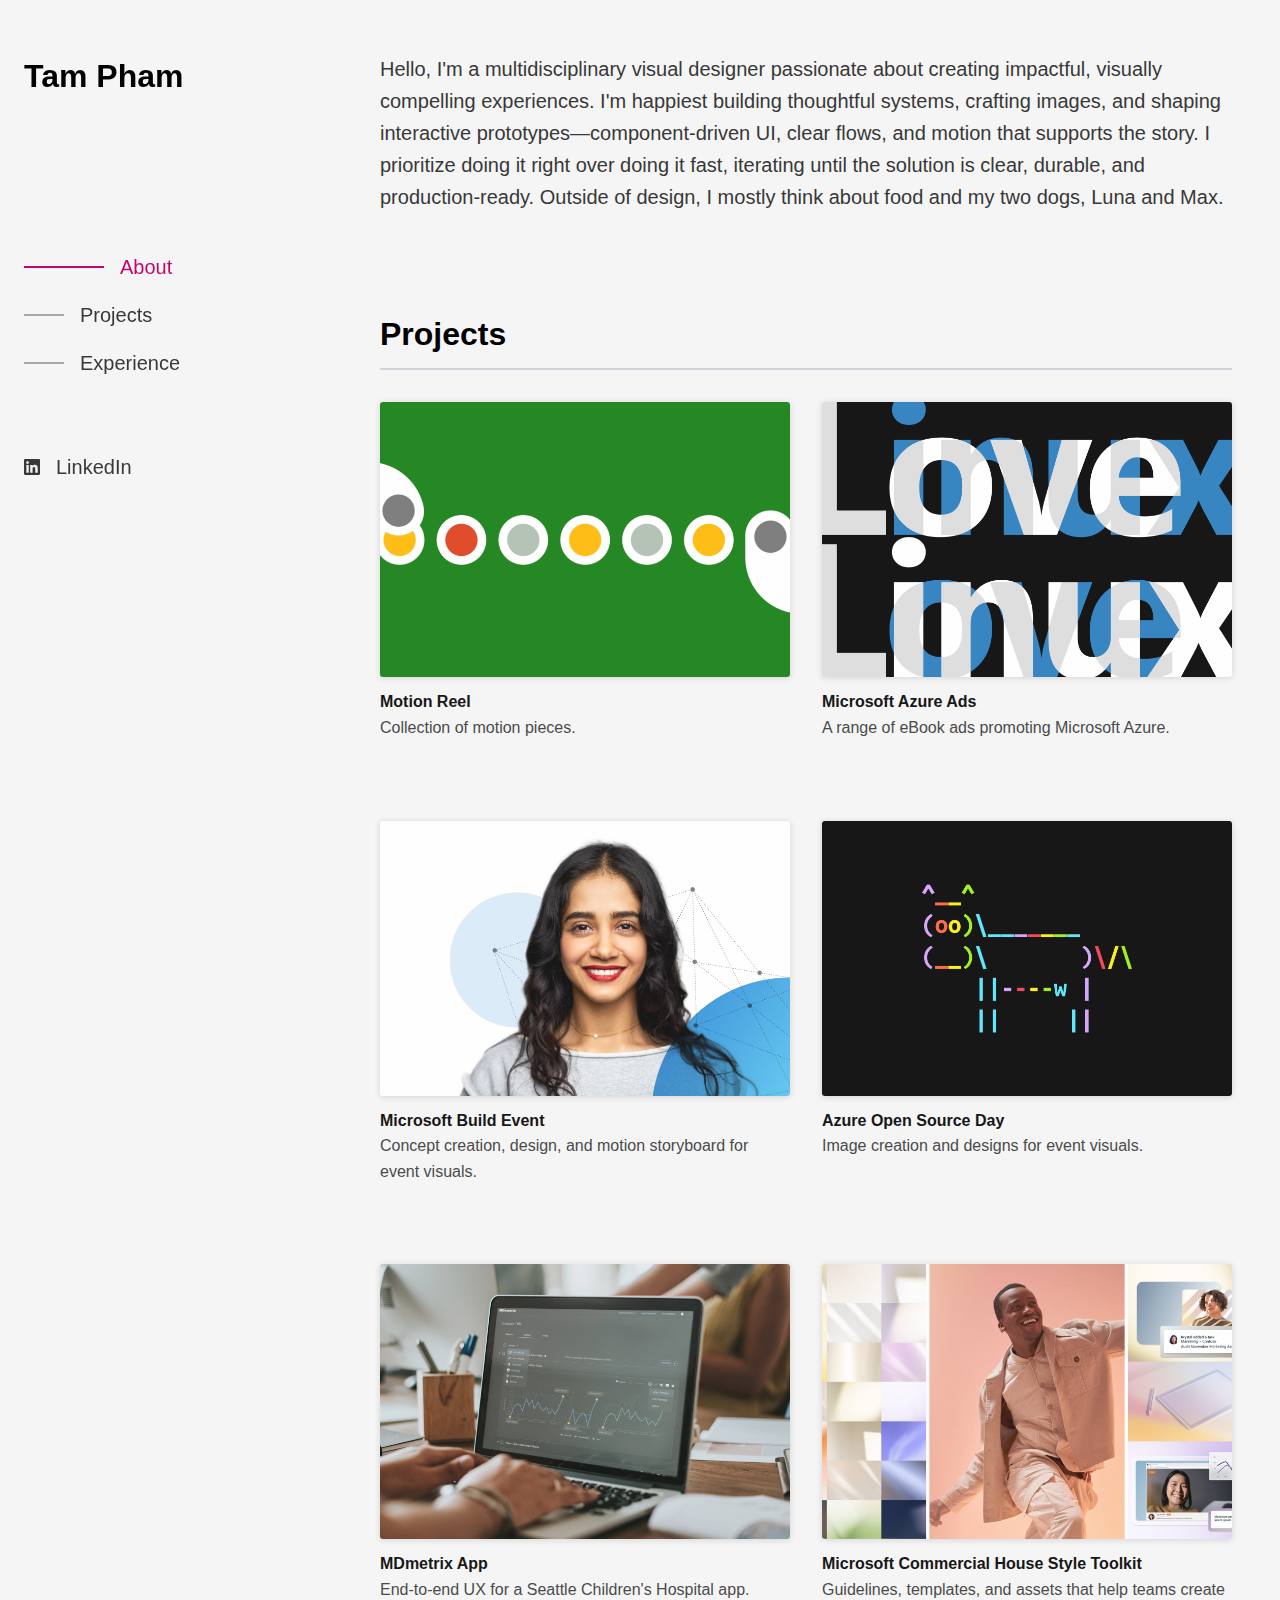
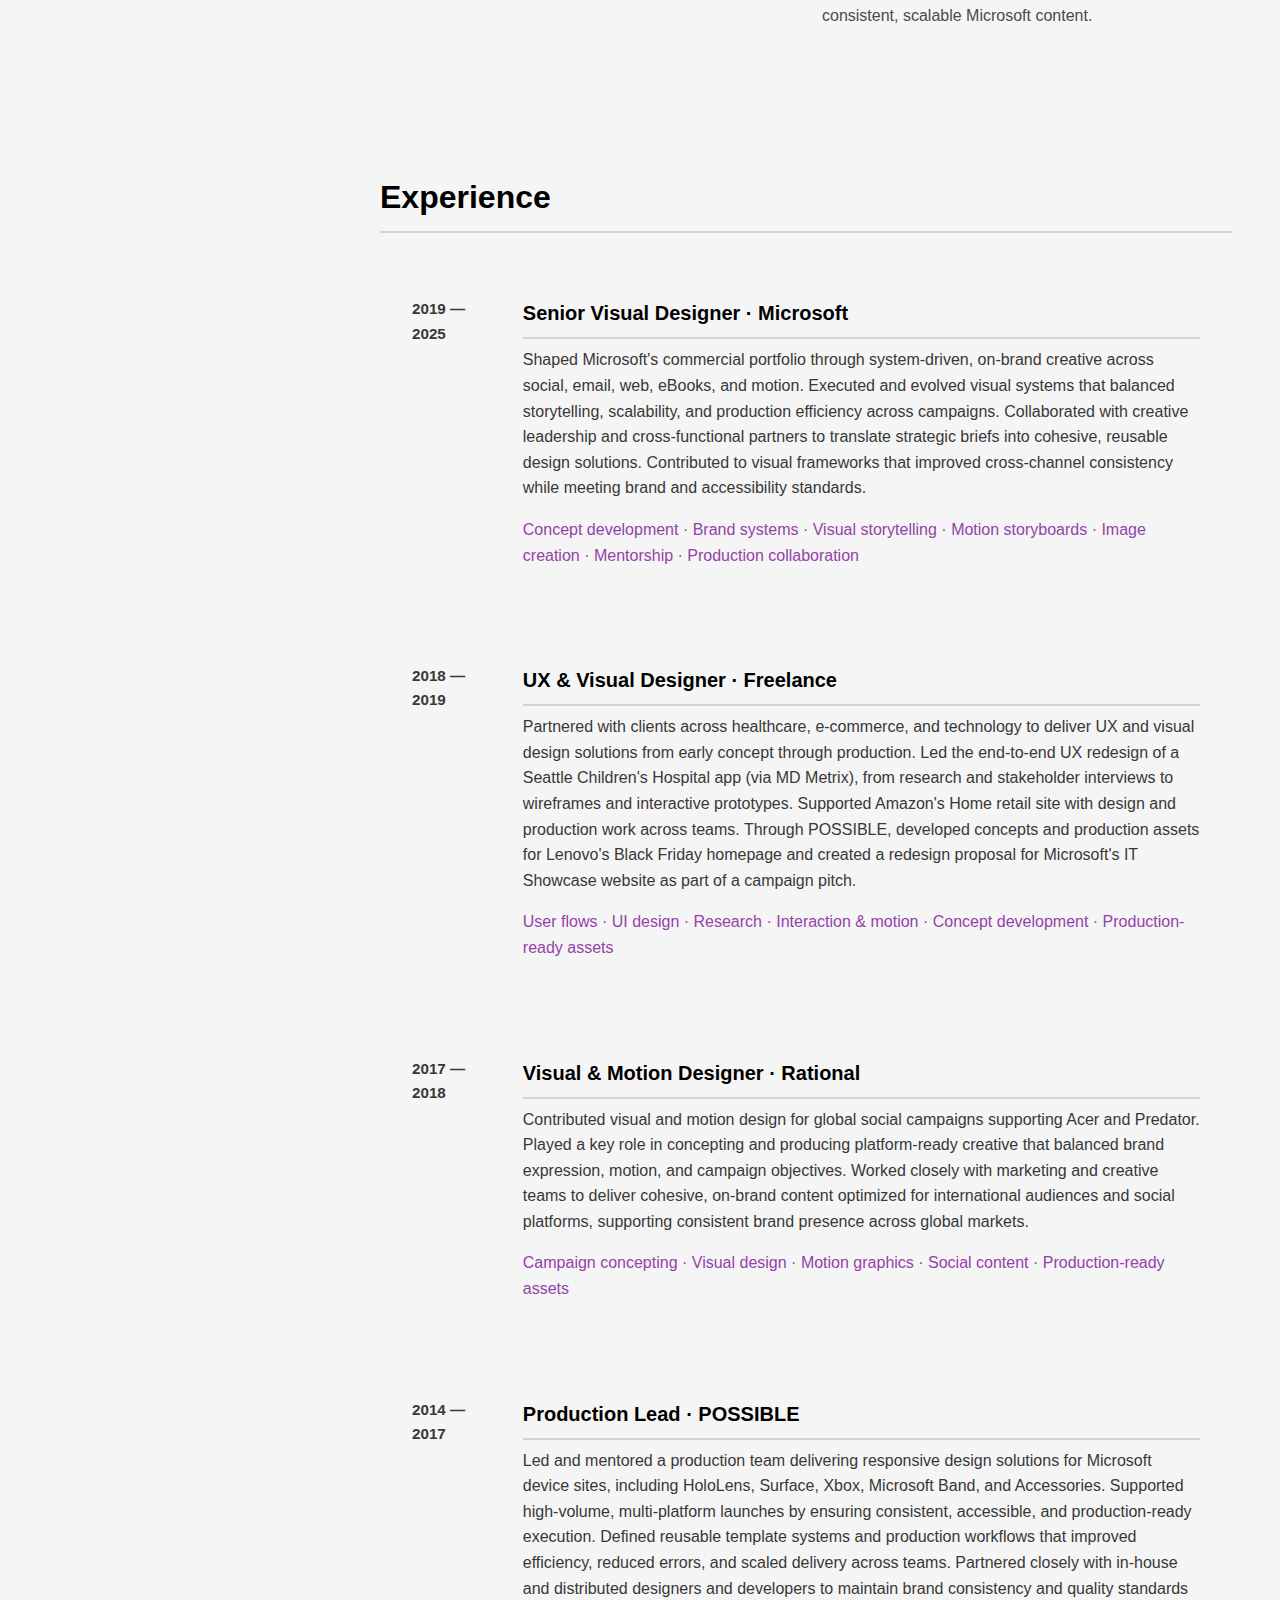
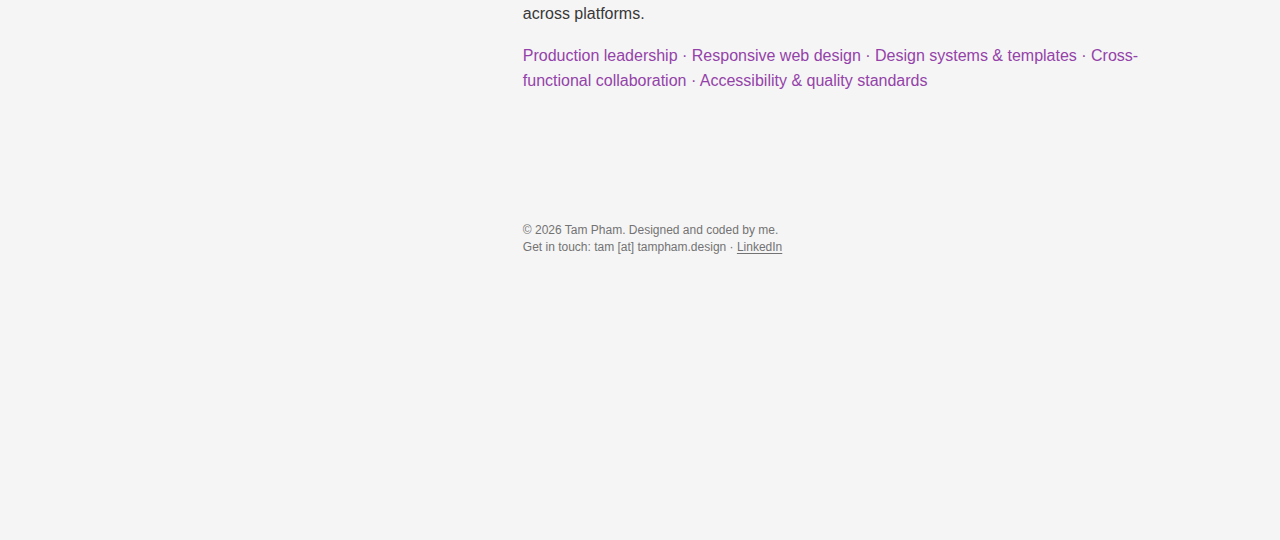
<file: index.html>
<!DOCTYPE html>
<html lang="en">

  <head>
  <meta name="viewport" content="width=device-width,initial-scale=1" />
  <title>Tam Pham — Portfolio</title>
  <!-- Your stylesheet -->
  <link rel="stylesheet" href="./css/style.css">
</head>
  </head>
    
  <body>
  <div class="page-layout">
  <aside class="sidebar">
    <div class="sidebar-inner">
    <h1 class="logo"><a href="index.html">Tam Pham</a></h1>

      <!-- Hamburger button -->
      <button class="menu-toggle" aria-controls="site-nav" aria-expanded="false">
        <svg width="28" height="28" viewBox="0 0 24 24" aria-hidden="true">
          <rect x="3" y="6" width="18" height="2" rx="1"></rect>
          <rect x="3" y="11" width="18" height="2" rx="1"></rect>
          <rect x="3" y="16" width="18" height="2" rx="1"></rect>
        </svg>
      </button>

     <nav id="site-nav">
       <ul>
          <li><a href="#about">About</a></li>
          <li><a href="#projects">Projects</a></li>
          <li><a href="#experience">Experience</a></li>
       </ul>
<a href="https://www.linkedin.com/in/tam-pham-i-am"
  class="nav-linkedin"
  target="_blank"
  rel="noopener noreferrer"
>
  <svg
    class="icon-linkedin"
    xmlns="http://www.w3.org/2000/svg"
    viewBox="0 0 24 24"
    aria-hidden="true"
  >
    <path
      d="M20.45 20.45h-3.56v-5.57c0-1.33-.03-3.05-1.86-3.05-1.86 
         0-2.15 1.45-2.15 2.95v5.67H9.32V9h3.41v1.56h.05c.48-.9 
         1.66-1.86 3.42-1.86 3.66 0 4.34 2.41 4.34 5.54v6.21zM5.34 
         7.43a2.07 2.07 0 11-.01-4.14 2.07 2.07 0 01.01 4.14zm1.78 
         13.02H3.56V9h3.56v11.45zM22.22 0H1.78C.8 0 0 .78 0 1.72v20.55C0 
         23.22.8 24 1.78 24h20.44c.98 0 1.78-.78 1.78-1.73V1.72C24 
         .78 23.2 0 22.22 0z"
      fill="currentColor"
    />
  </svg>
  LinkedIn
</a>


     </nav>
     </div>
    </aside>

    <main>
    <section id="about" class="section">
      <p>Hello, I'm a multidisciplinary visual designer passionate about creating impactful, visually compelling experiences. 
        I'm happiest building thoughtful systems, crafting images, and shaping interactive prototypes—component-driven UI, 
        clear flows, and motion that supports the story. I prioritize doing it right over doing it fast, iterating until 
        the solution is clear, durable, and production-ready. Outside of design, I mostly think about food and my two dogs, Luna and Max.</p>
      </section>

      <section id="projects" class="section">
        <h2>Projects</h2>
        <div class="project-grid">

          <a href="./project_motion_reel.html" class="project-card">
          <img src="./assets/MotionReel_cover.png" alt="Motion Reel">
          <h4>Motion Reel</h4>
          <p>Collection of motion pieces.</p>
          </a>
          
          <a href="./project_ms_azure_ads.html" class="project-card">
          <img src="./assets/AZ_EbookAdInserts_covermain.png" alt="Microsoft Azure Ads">
          <h4>Microsoft Azure Ads</h4>
          <p>A range of eBook ads promoting Microsoft Azure.</p>
          </a>
          
          <a href="./project_ms_build.html" class="project-card">
          <img src="./assets/AZ_Build_cover.png" alt="Microsoft Build — Responsible Machine Learning">
          <h4>Microsoft Build Event</h4>
          <p>Concept creation, design, and motion storyboard for event visuals.</p>
          </a>

          <a href="./project_ms_azopensource.html" class="project-card">
          <img src="./assets/AzureOpenSourceDay_cover.png" alt="Azure Open Source Day">
          <h4>Azure Open Source Day</h4>
          <p>Image creation and designs for event visuals.</p>
          </a>
          
          <a href="./project_mdmetrix.html" class="project-card">
          <img src="./assets/Mdmetrix_cover.jpg" alt="MDmetrix App">
          <h4>MDmetrix App</h4>
          <p>End-to-end UX for a Seattle Children's Hospital app.</p>
          </a>
          
          <a href="./project_ms_housestylekit.html" class="project-card">
          <img src="./assets/MS_CommercialHST_cover.jpg" alt="MS Commercial House Style Toolkit">
          <h4>Microsoft Commercial House Style Toolkit</h4>
          <p>Guidelines, templates, and assets that help teams create consistent, scalable Microsoft content.</p>
          </a>
          
          
        </div>
      </section>

      <!-- EXPERIENCE -->
      <section id="experience" class="section">
        <h2>Experience</h2>

        <div class="experience-card">
          <div class="experience-date">
            <span>2019 — 2025</span>
          </div>
          <div class="experience-details">
            <h3>Senior Visual Designer · Microsoft</h3>
            <p>
              Shaped Microsoft's commercial portfolio through system-driven, on-brand
creative across social, email, web, eBooks, and motion. Executed and
evolved visual systems that balanced storytelling, scalability, and
production efficiency across campaigns. Collaborated with creative
leadership and cross-functional partners to translate strategic briefs into
cohesive, reusable design solutions. Contributed to visual frameworks that
improved cross-channel consistency while meeting brand and accessibility
standards.
            </p>
            <ul class="skills">
            <li>Concept development · Brand systems · Visual storytelling · Motion storyboards · Image creation · Mentorship · Production collaboration</li>
            </ul>
            </div>
        </div>

        <div class="experience-card">
          <div class="experience-date">
            <span>2018 — 2019</span>
          </div>
          <div class="experience-details">
            <h3>UX &amp; Visual Designer · Freelance</h3>
            <p>
              Partnered with clients across healthcare, e-commerce, and technology to deliver 
              UX and visual design solutions from early concept through production. 
              Led the end-to-end UX redesign of a Seattle Children's Hospital app (via MD Metrix), 
              from research and stakeholder interviews to wireframes and interactive prototypes. 
              Supported Amazon's Home retail site with design and production work across teams. 
              Through POSSIBLE, developed concepts and production assets for Lenovo's Black 
              Friday homepage and created a redesign proposal for Microsoft's IT Showcase website as part of a campaign pitch.</p>
            <ul class="skills">
              <li>User flows · UI design · Research · Interaction & motion · Concept development · Production-ready assets</li>
            </ul>
            </div>
        </div>

        <div class="experience-card">
          <div class="experience-date">
            <span>2017 — 2018</span>
          </div>
          <div class="experience-details">
            <h3>Visual &amp; Motion Designer · Rational</h3>
            <p>
            Contributed visual and motion design for global social campaigns supporting Acer and Predator. 
            Played a key role in concepting and producing platform-ready creative that balanced brand expression, 
            motion, and campaign objectives. Worked closely with marketing and creative teams to deliver cohesive, 
            on-brand content optimized for international audiences and social platforms, supporting consistent 
            brand presence across global markets.
            </p>
            <ul class="skills">
              <li>Campaign concepting · Visual design · Motion graphics · Social content · Production-ready assets</li>
            </ul>
          </div>
        </div>
        
                <div class="experience-card">
          <div class="experience-date">
            <span>2014 — 2017</span>
          </div>
          <div class="experience-details">
            <h3>Production Lead · POSSIBLE</h3>
            <p>
             Led and mentored a production team delivering responsive design solutions for Microsoft device sites, 
             including HoloLens, Surface, Xbox, Microsoft Band, and Accessories. Supported high-volume, multi-platform 
             launches by ensuring consistent, accessible, and production-ready execution. Defined reusable template 
             systems and production workflows that improved efficiency, reduced errors, and scaled delivery across 
             teams. Partnered closely with in-house and distributed designers and developers to maintain brand 
             consistency and quality standards across platforms.
            </p>
            <ul class="skills">
              <li>Production leadership · Responsive web design · Design systems & templates · Cross-functional collaboration · Accessibility & quality standards</li>
            </ul>

            <footer class="footnote">
    © 2026 Tam Pham. Designed and coded by me. <br>
    Get in touch: tam [at] tampham.design · <a href="https://www.linkedin.com/in/tam-pham-i-am" target="_blank" rel="noopener noreferrer">LinkedIn</a>
    </footer>
          </div>
        </div>
      </section>

    </main>

  </div>

<!-- JS at the very end so the DOM is loaded -->
<script>
  // ===== Cache DOM refs =====
  const sections   = document.querySelectorAll('section');
  const siteNav    = document.getElementById('site-nav');
  const menuToggle = document.querySelector('.menu-toggle');
  const navTopLinks = siteNav.querySelectorAll('ul > li > a'); // About, Projects, Experience

  // ===== Scroll handler: set active link =====
  function setActiveOnScroll() {
    let current = '';
    const offset = 120; // adjust if header height changes

    sections.forEach(section => {
      const sectionTop = section.offsetTop - offset;
      if (window.scrollY >= sectionTop) current = section.id;
    });

    navTopLinks.forEach(link => {
      link.classList.toggle('active', link.getAttribute('href') === `#${current}`);
    });
  }

  window.addEventListener('scroll', setActiveOnScroll, { passive: true });
  document.addEventListener('DOMContentLoaded', setActiveOnScroll);

  // ===== Mobile hamburger =====
  menuToggle.addEventListener('click', () => {
    siteNav.classList.toggle('active');
    const expanded = menuToggle.getAttribute('aria-expanded') === 'true';
    menuToggle.setAttribute('aria-expanded', String(!expanded));
  });

  // Close menu after clicking a nav item (mobile)
  siteNav.querySelectorAll('a[href^="#"]').forEach(a => {
    a.addEventListener('click', () => {
      siteNav.classList.remove('active');
      menuToggle.setAttribute('aria-expanded', 'false');
    });
  });
</script>
    
  </body>
  
</html>
</file>
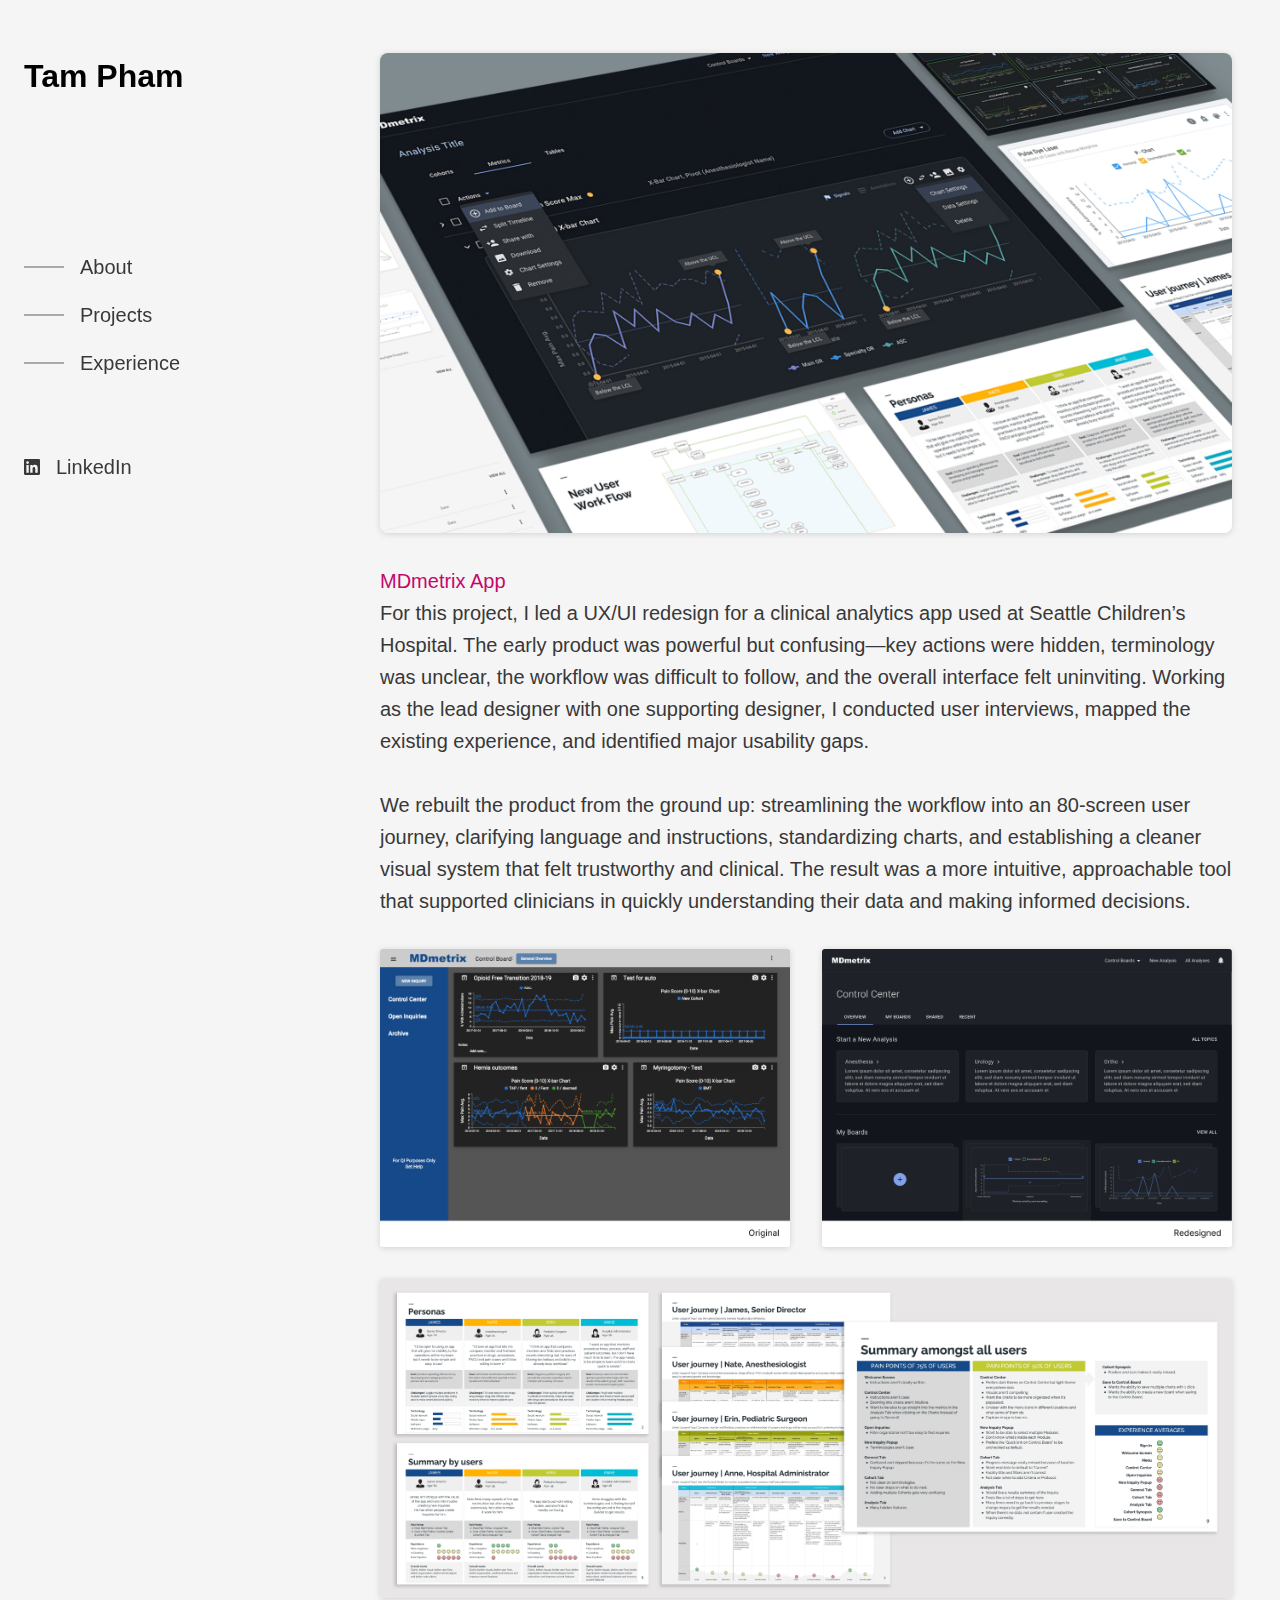
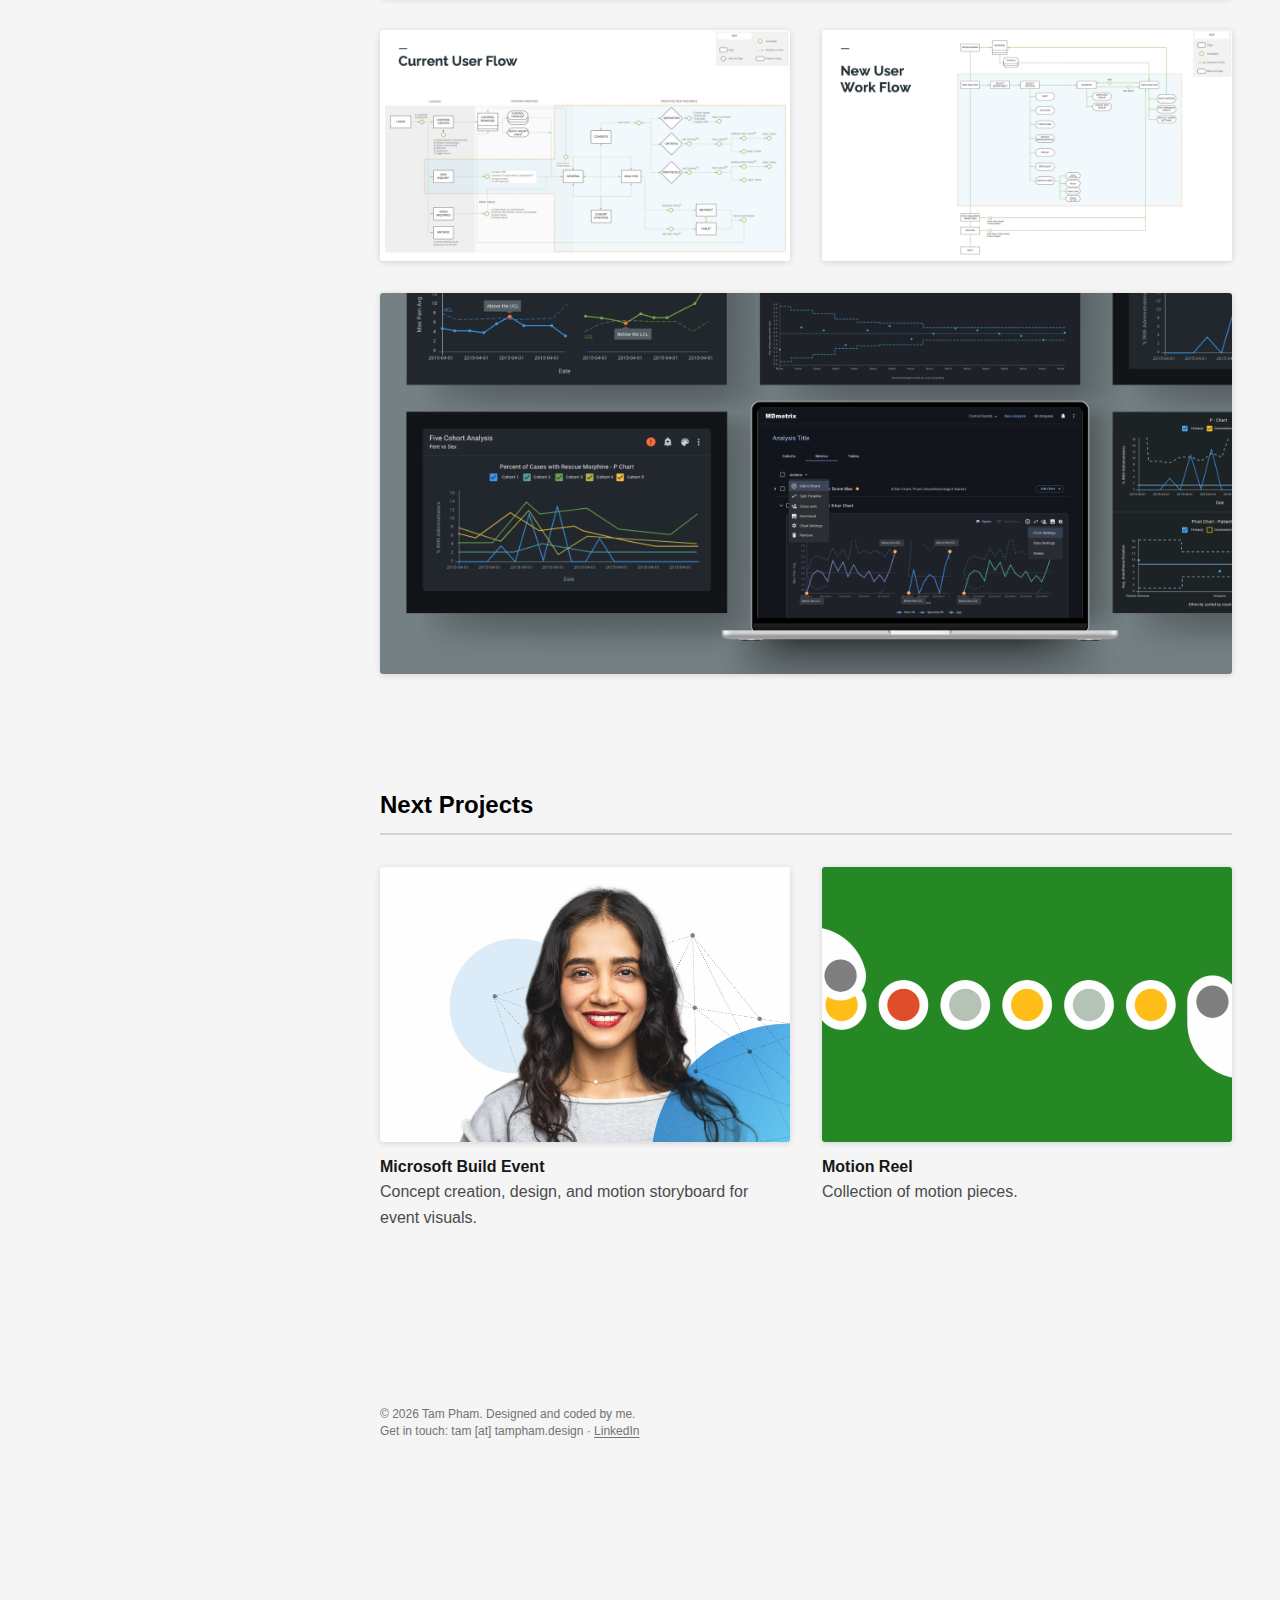
<file: project_mdmetrix.html>
<!DOCTYPE html>
<html lang="en">

  <head>
    <meta name="viewport" content="width=device-width,initial-scale=1" />
    <title>Tam Pham — Portfolio</title>
    <!-- Your stylesheet -->
    <link rel="stylesheet" href="./css/style.css">
  </head>

  <body>
    <div class="page-layout">
      <aside class="sidebar">
        <div class="sidebar-inner">
          <h1 class="logo"><a href="index.html">Tam Pham</a></h1>

          <!-- Hamburger button -->
          <button class="menu-toggle" aria-controls="site-nav" aria-expanded="false">
            <svg width="28" height="28" viewBox="0 0 24 24" aria-hidden="true">
              <rect x="3" y="6" width="18" height="2" rx="1"></rect>
              <rect x="3" y="11" width="18" height="2" rx="1"></rect>
              <rect x="3" y="16" width="18" height="2" rx="1"></rect>
            </svg>
          </button>

          <nav id="site-nav">
            <ul>
              <li><a href="./index.html#about">About</a></li>
              <li><a href="./index.html#projects">Projects</a></li>
              <li><a href="./index.html#experience">Experience</a></li>
            </ul>
            <a href="https://www.linkedin.com/in/tam-pham-i-am"
  class="nav-linkedin"
  target="_blank"
  rel="noopener noreferrer"
>
  <svg
    class="icon-linkedin"
    xmlns="http://www.w3.org/2000/svg"
    viewBox="0 0 24 24"
    aria-hidden="true"
  >
    <path
      d="M20.45 20.45h-3.56v-5.57c0-1.33-.03-3.05-1.86-3.05-1.86 
         0-2.15 1.45-2.15 2.95v5.67H9.32V9h3.41v1.56h.05c.48-.9 
         1.66-1.86 3.42-1.86 3.66 0 4.34 2.41 4.34 5.54v6.21zM5.34 
         7.43a2.07 2.07 0 11-.01-4.14 2.07 2.07 0 01.01 4.14zm1.78 
         13.02H3.56V9h3.56v11.45zM22.22 0H1.78C.8 0 0 .78 0 1.72v20.55C0 
         23.22.8 24 1.78 24h20.44c.98 0 1.78-.78 1.78-1.73V1.72C24 
         .78 23.2 0 22.22 0z"
      fill="currentColor"
    />
  </svg>
  LinkedIn
</a>
          </nav>
        </div>
      </aside>

      <main class="content">
        <figure class="project-hero">
          <img src="./assets/MDmetrix_mockup1.jpg" alt="MDmetrix App hero image">
        </figure>
        <p><span class="highlight">MDmetrix App</span><br>
          For this project, I led a UX/UI redesign for a clinical analytics app used at Seattle Children’s 
          Hospital. The early product was powerful but confusing—key actions were hidden, terminology was unclear, 
          the workflow was difficult to follow, and the overall interface felt uninviting. Working as the lead 
          designer with one supporting designer, I conducted user interviews, mapped the existing experience, 
          and identified major usability gaps.
          <br><br>
          We rebuilt the product from the ground up: streamlining the workflow into an 80-screen user journey, 
          clarifying language and instructions, standardizing charts, and establishing a cleaner visual system 
          that felt trustworthy and clinical. The result was a more intuitive, approachable tool that supported 
          clinicians in quickly understanding their data and making informed decisions.
        </p>

        <section class="project-masonry">
          <figure class="m-item">
            <img src="./assets/MDmetrix_mockup2a.png" alt="..." loading="lazy">
          </figure>

          <figure class="m-item">
            <img src="./assets/MDmetrix_mockup2b.png" alt="..." loading="lazy">
          </figure>

          <figure class="m-item wide">
            <img src="./assets/MDmetrix_mockup2c.png" alt="..." loading="lazy">
          </figure>

          <figure class="m-item">
            <img src="./assets/MDmetrix_userflow_old.png" alt="..." loading="lazy">
          </figure>

          <figure class="m-item">
            <img src="./assets/MDmetrix_userflow_new.png" alt="..." loading="lazy">
          </figure>

          <figure class="m-item wide">
            <img src="./assets/MDmetrix_mockup2d.png" alt="..." loading="lazy">
          </figure>

        </section>

        <section id="projects" class="section">
          <h3>Next Projects</h3>
          <div class="project-grid">

          <a href="./project_ms_build.html" class="project-card">
          <img src="./assets/AZ_Build_cover.png" alt="Microsoft Build — Responsible Machine Learning">
          <h4>Microsoft Build Event</h4>
          <p>Concept creation, design, and motion storyboard for event visuals.</p>
          </a>

          <a href="./project_motion_reel.html" class="project-card">
          <img src="./assets/MotionReel_cover.png" alt="Motion Reel">
          <h4>Motion Reel</h4>
          <p>Collection of motion pieces.</p>
          </a>

          </div>
        </section>
        <footer class="footnote">
        <div>© 2026 Tam Pham. Designed and coded by me.</div>

        <div class="contact">
        Get in touch: tam [at] tampham.design ·
        <a href="https://www.linkedin.com/in/tam-pham-i-am" target="_blank" rel="noopener noreferrer">LinkedIn</a>
        </div>
        </footer>

      </main>
    </div>

    <!-- JS at the very end so the DOM is loaded -->
    <script>
      // ===== Cache DOM refs =====
      const sections = document.querySelectorAll('section');
      const siteNav = document.getElementById('site-nav');
      const menuToggle = document.querySelector('.menu-toggle');
      const navTopLinks = siteNav.querySelectorAll('ul > li > a'); // About, Projects, Experience

      // ===== Scroll handler: set active link =====
      function setActiveOnScroll() {
        let current = '';
        const offset = 120; // adjust if header height changes

        sections.forEach(section => {
          const sectionTop = section.offsetTop - offset;
          if (window.scrollY >= sectionTop) current = section.id;
        });

        navTopLinks.forEach(link => {
          link.classList.toggle('active', link.getAttribute('href') === `#${current}`);
        });
      }

      window.addEventListener('scroll', setActiveOnScroll, { passive: true });
      document.addEventListener('DOMContentLoaded', setActiveOnScroll);

      // ===== Mobile hamburger =====
      menuToggle.addEventListener('click', () => {
        siteNav.classList.toggle('active');
        const expanded = menuToggle.getAttribute('aria-expanded') === 'true';
        menuToggle.setAttribute('aria-expanded', String(!expanded));
      });

      // Close menu after clicking a nav item (mobile)
      siteNav.querySelectorAll('a[href^="#"]').forEach(a => {
        a.addEventListener('click', () => {
          siteNav.classList.remove('active');
          menuToggle.setAttribute('aria-expanded', 'false');
        });
      });
    </script>

  </body>

</html>
</file>
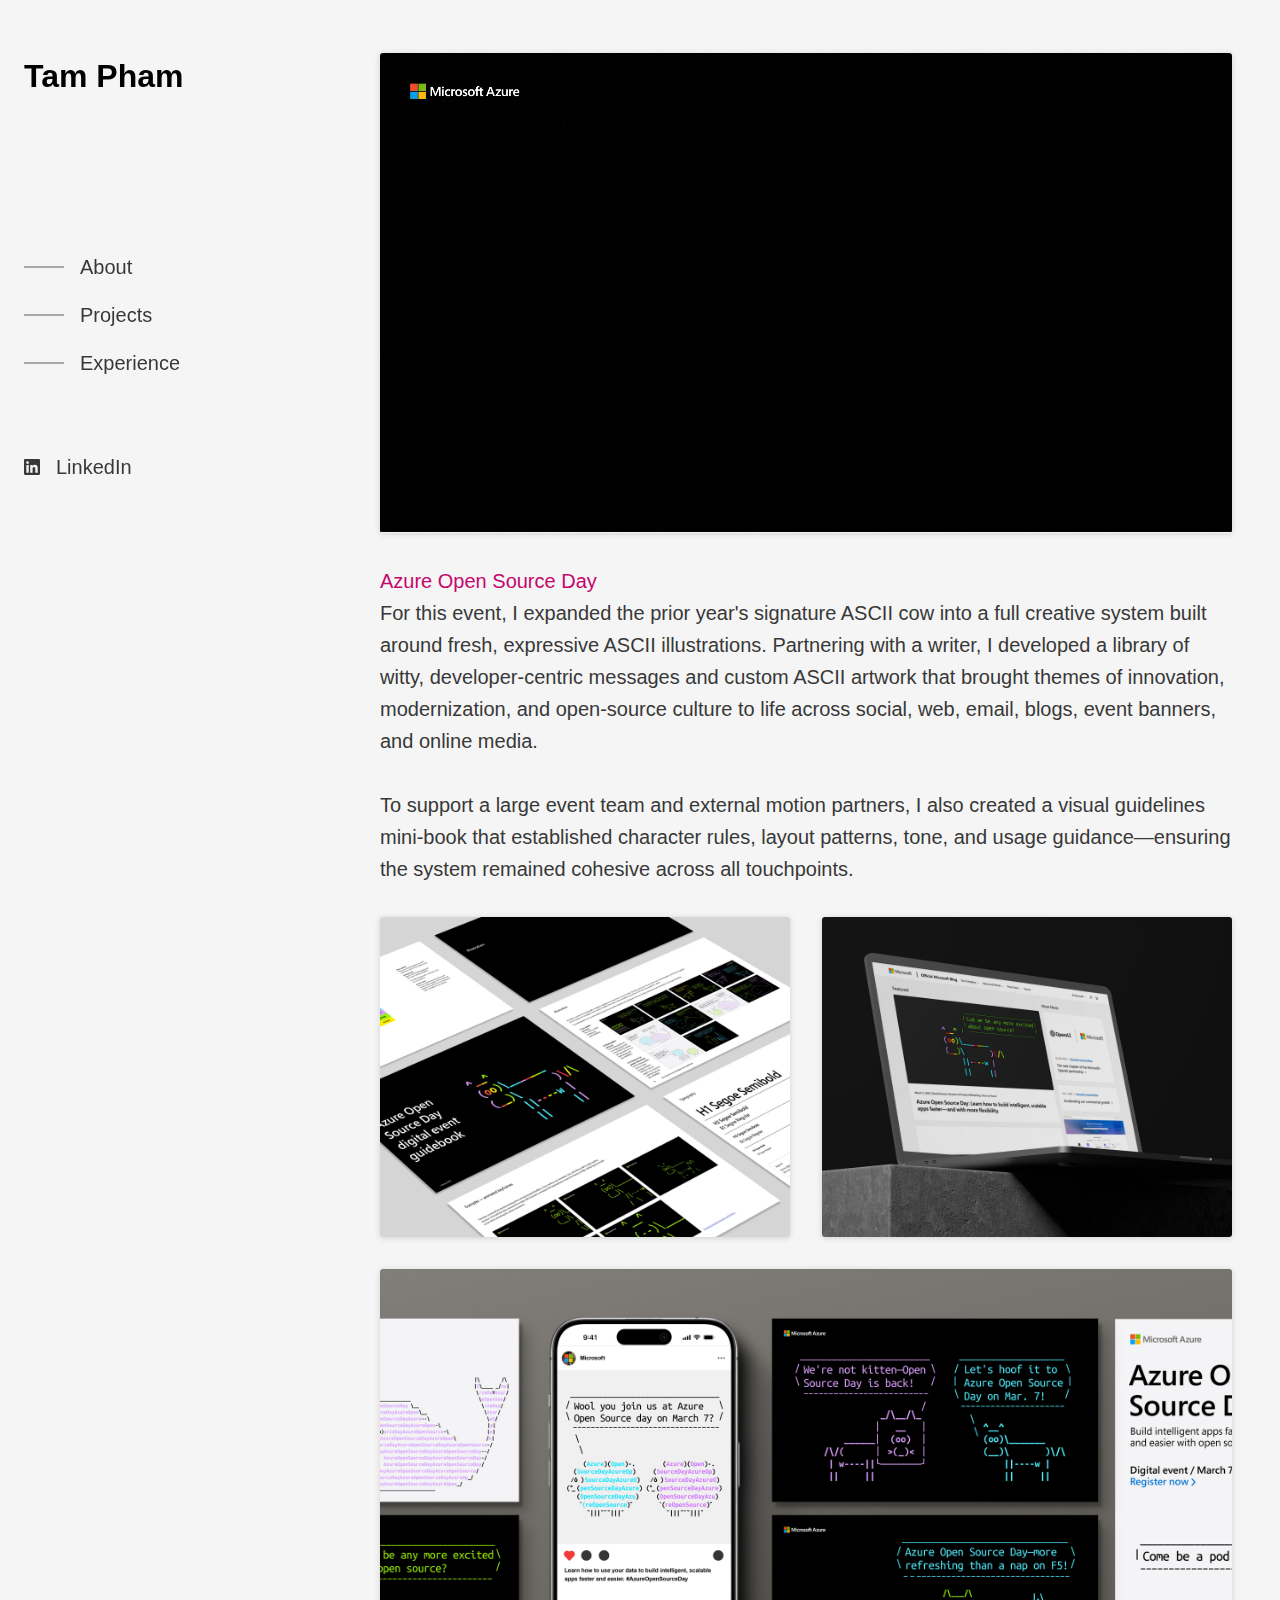
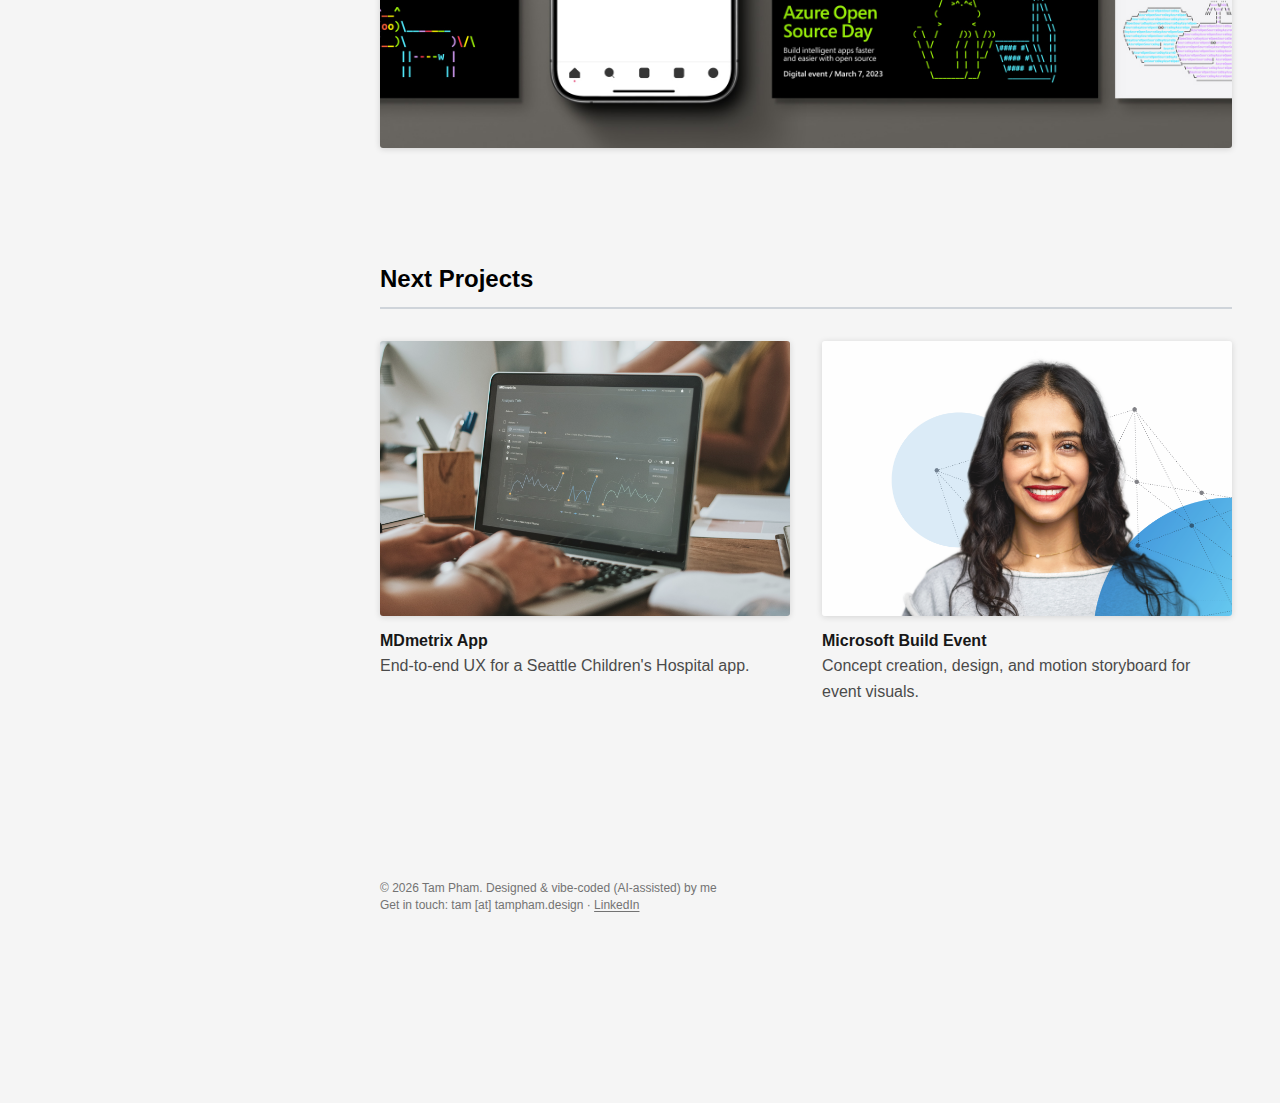
<file: project_ms_azopensource.html>
<!DOCTYPE html>
<html lang="en">

<head>
  <meta name="viewport" content="width=device-width,initial-scale=1" />
  <title>Tam Pham — Portfolio</title>
      <!-- Favicon -->
  <link rel="icon" href="/favicon.ico" type="image/x-icon">
  <link rel="stylesheet" href="./css/style.css">
</head>

<body>
  <div class="page-layout">

    <aside class="sidebar">
      <div class="sidebar-inner">

        <h1 class="logo"><a href="index.html">Tam Pham</a></h1>

        <!-- Hamburger button -->
        <button class="menu-toggle" aria-controls="site-nav" aria-expanded="false">
          <svg width="28" height="28" viewBox="0 0 24 24" aria-hidden="true">
            <rect x="3" y="6" width="18" height="2" rx="1"></rect>
            <rect x="3" y="11" width="18" height="2" rx="1"></rect>
            <rect x="3" y="16" width="18" height="2" rx="1"></rect>
          </svg>
        </button>

        <nav id="site-nav">
          <ul>
            <li><a href="./index.html#about">About</a></li>
            <li><a href="./index.html#projects">Projects</a></li>
            <li><a href="./index.html#experience">Experience</a></li>
          </ul>

          <a
            href="https://www.linkedin.com/in/tam-pham-i-am"
            class="nav-linkedin"
            target="_blank"
            rel="noopener noreferrer"
          >
            <svg
              class="icon-linkedin"
              xmlns="http://www.w3.org/2000/svg"
              viewBox="0 0 24 24"
              aria-hidden="true"
            >
              <path
                d="M20.45 20.45h-3.56v-5.57c0-1.33-.03-3.05-1.86-3.05-1.86 
                   0-2.15 1.45-2.15 2.95v5.67H9.32V9h3.41v1.56h.05c.48-.9 
                   1.66-1.86 3.42-1.86 3.66 0 4.34 2.41 4.34 5.54v6.21zM5.34 
                   7.43a2.07 2.07 0 11-.01-4.14 2.07 2.07 0 01.01 4.14zm1.78 
                   13.02H3.56V9h3.56v11.45zM22.22 0H1.78C.8 0 0 .78 0 1.72v20.55C0 
                   23.22.8 24 1.78 24h20.44c.98 0 1.78-.78 1.78-1.73V1.72C24 
                   .78 23.2 0 22.22 0z"
                fill="currentColor"
              />
            </svg>
            LinkedIn
          </a>

        </nav>
      </div>
    </aside>

    <!-- MAIN CONTENT -->
    <main class="content">

      <figure class="project-hero">
        <video
          class="hero-video"
          playsinline
          muted
          preload="auto"
          poster="./assets/AzureOpenSourceDay_cover.png"
        >
          <source src="./assets/Azure_OpenSourceDay.mp4" type="video/mp4">
          <img src="./assets/AzureOpenSourceDay_cover.png" alt="Azure Open Source Day hero image">
        </video>
      </figure>

      <p>
        <span class="highlight">Azure Open Source Day</span><br>
      For this event, I expanded the prior year's signature ASCII cow into a full creative 
      system built around fresh, expressive ASCII illustrations. Partnering with a writer, I developed 
      a library of witty, developer-centric messages and custom ASCII artwork that brought themes of 
      innovation, modernization, and open-source culture to life across social, web, email, blogs, 
      event banners, and online media.<br><br>
      To support a large event team and external motion partners, I also created a visual guidelines 
      mini-book that established character rules, layout patterns, tone, and usage guidance—ensuring 
      the system remained cohesive across all touchpoints.
      </p>

      <section class="project-masonry">
        <figure class="m-item">
          <img src="./assets/Azure_OpenSourceDay_mockup2.jpg" alt="Azure Open Source Day digital event guidebook" loading="lazy">
        </figure>

        <figure class="m-item">
          <img src="./assets/Azure_OpenSourceDay_mockup3.jpg" alt="Azure Open Source Day blog image" loading="lazy">
        </figure>

        <figure class="m-item wide">
          <img src="./assets/Azure_OpenSourceDay_mockup4.jpg" alt="Azure Open Source Day compilation of works" loading="lazy">
        </figure>

      </section>

      <section id="projects" class="section">
        <h3>Next Projects</h3>

        <div class="project-grid">

          <a href="./project_mdmetrix.html" class="project-card">
          <img src="./assets/Mdmetrix_cover.jpg" alt="MDmetrix App">
          <h4>MDmetrix App</h4>
          <p>End-to-end UX for a Seattle Children's Hospital app.</p>
          </a>
          
          <a href="./project_ms_build.html" class="project-card">
          <img src="./assets/AZ_Build_cover.png" alt="Microsoft Build — Responsible Machine Learning">
          <h4>Microsoft Build Event</h4>
          <p>Concept creation, design, and motion storyboard for event visuals.</p>
          </a>

        </div>
      </section>
      <footer class="footnote">
      <div>© 2026 Tam Pham. Designed & vibe-coded (AI-assisted) by me</div>

      <div class="contact">
      Get in touch: tam [at] tampham.design ·
      <a href="https://www.linkedin.com/in/tam-pham-i-am" target="_blank" rel="noopener noreferrer">LinkedIn</a>
      </div>
      </footer>
    </main>

  </div>
  
<button class="back-to-top" type="button" aria-label="Back to top">
  ↑ Top
</button>
  <script>
// ================================
// NAV + SCROLL HIGHLIGHT
// ================================

// ===== Cache DOM refs =====
const sections   = document.querySelectorAll('section');
const siteNav    = document.getElementById('site-nav');
const menuToggle = document.querySelector('.menu-toggle');
const navTopLinks = siteNav ? siteNav.querySelectorAll('ul > li > a') : [];

// ===== Scroll handler: set active link =====
function setActiveOnScroll() {
  if (!sections.length || !navTopLinks.length) return;

  let current = '';
  const offset = 120; // adjust if header height changes

  sections.forEach(section => {
    const sectionTop = section.offsetTop - offset;
    if (window.scrollY >= sectionTop) current = section.id;
  });

  navTopLinks.forEach(link => {
    const href = link.getAttribute('href') || '';
    // For the homepage where links are like "#about"
    const isDirectAnchor = href.startsWith('#') && href === `#${current}`;
    // For subpages where links are like "index.html#about"
    const isIndexAnchor  = href.includes('#') && href.endsWith(`#${current}`);

    link.classList.toggle('active', isDirectAnchor || isIndexAnchor);
  });
}

window.addEventListener('scroll', setActiveOnScroll, { passive: true });
document.addEventListener('DOMContentLoaded', setActiveOnScroll);

// ===== Mobile hamburger =====
if (menuToggle && siteNav) {
  menuToggle.addEventListener('click', () => {
    siteNav.classList.toggle('active');
    const expanded = menuToggle.getAttribute('aria-expanded') === 'true';
    menuToggle.setAttribute('aria-expanded', String(!expanded));
  });

  // Close menu after clicking a nav item (mobile)
  siteNav.querySelectorAll('a[href^="#"]').forEach(a => {
    a.addEventListener('click', () => {
      siteNav.classList.remove('active');
      menuToggle.setAttribute('aria-expanded', 'false');
    });
  });
}
  // ===== Back to Top button =====
const backToTopBtn = document.querySelector('.back-to-top');

if (backToTopBtn) {
  const showAfter = 600; // px scrolled before showing

  function toggleBackToTop() {
    backToTopBtn.classList.toggle('is-visible', window.scrollY > showAfter);
  }

  window.addEventListener('scroll', toggleBackToTop, { passive: true });
  document.addEventListener('DOMContentLoaded', toggleBackToTop);

  backToTopBtn.addEventListener('click', () => {
    window.scrollTo({ top: 0, behavior: 'smooth' });
  });
}

// ================================
// HERO VIDEO: autoplay when visible,
// pause briefly on last frame, then loop
// ================================
const heroVideo = document.querySelector('.hero-video');

if (heroVideo) {
  // Make sure it's muted & inline (good for mobile autoplay)
  heroVideo.muted = true;
  heroVideo.playsInline = true;

  const playThreshold = 0.6;      // 60% visible
  const pauseDuration = 1000;     // pause 1s on last frame
  let lastIntersectionRatio = 0;  // track visibility

  function safePlay() {
    const playPromise = heroVideo.play();
    if (playPromise && typeof playPromise.catch === 'function') {
      playPromise.catch(() => {
        // Autoplay might be blocked; silently ignore
      });
    }
  }

  // --- IntersectionObserver for visibility-based play/pause ---
  function handleVisibility(entries) {
    entries.forEach(entry => {
      if (entry.target !== heroVideo) return;

      lastIntersectionRatio = entry.intersectionRatio;

      if (entry.isIntersecting && entry.intersectionRatio >= playThreshold) {
        // If we're already at the very end, let the "ended" handler manage the restart
        const duration = heroVideo.duration;
        if (!isNaN(duration) && duration > 0) {
          const remaining = duration - heroVideo.currentTime;
          if (remaining < 0.15 || heroVideo.ended) {
            return;
          }
        }
        safePlay();
      } else {
        // Out of view → pause
        heroVideo.pause();
      }
    });
  }

  if ('IntersectionObserver' in window) {
    const observer = new IntersectionObserver(handleVisibility, {
      threshold: playThreshold
    });
    observer.observe(heroVideo);
  } else {
    // Fallback: just try to play once on load
    safePlay();
  }

  // --- Pause on the last frame, then loop after a delay ---
  heroVideo.addEventListener('ended', () => {
    const duration = heroVideo.duration;

    // Stick to the final frame visually
    if (!isNaN(duration) && duration > 0) {
      heroVideo.pause();
      heroVideo.currentTime = Math.max(duration - 0.01, 0);
    }

    // After a pause, restart *only if* it's still mostly visible
    setTimeout(() => {
      if (lastIntersectionRatio >= playThreshold) {
        heroVideo.currentTime = 0;
        safePlay();
      }
    }, pauseDuration);
  });
}

</script>


</body>
</html>
</file>
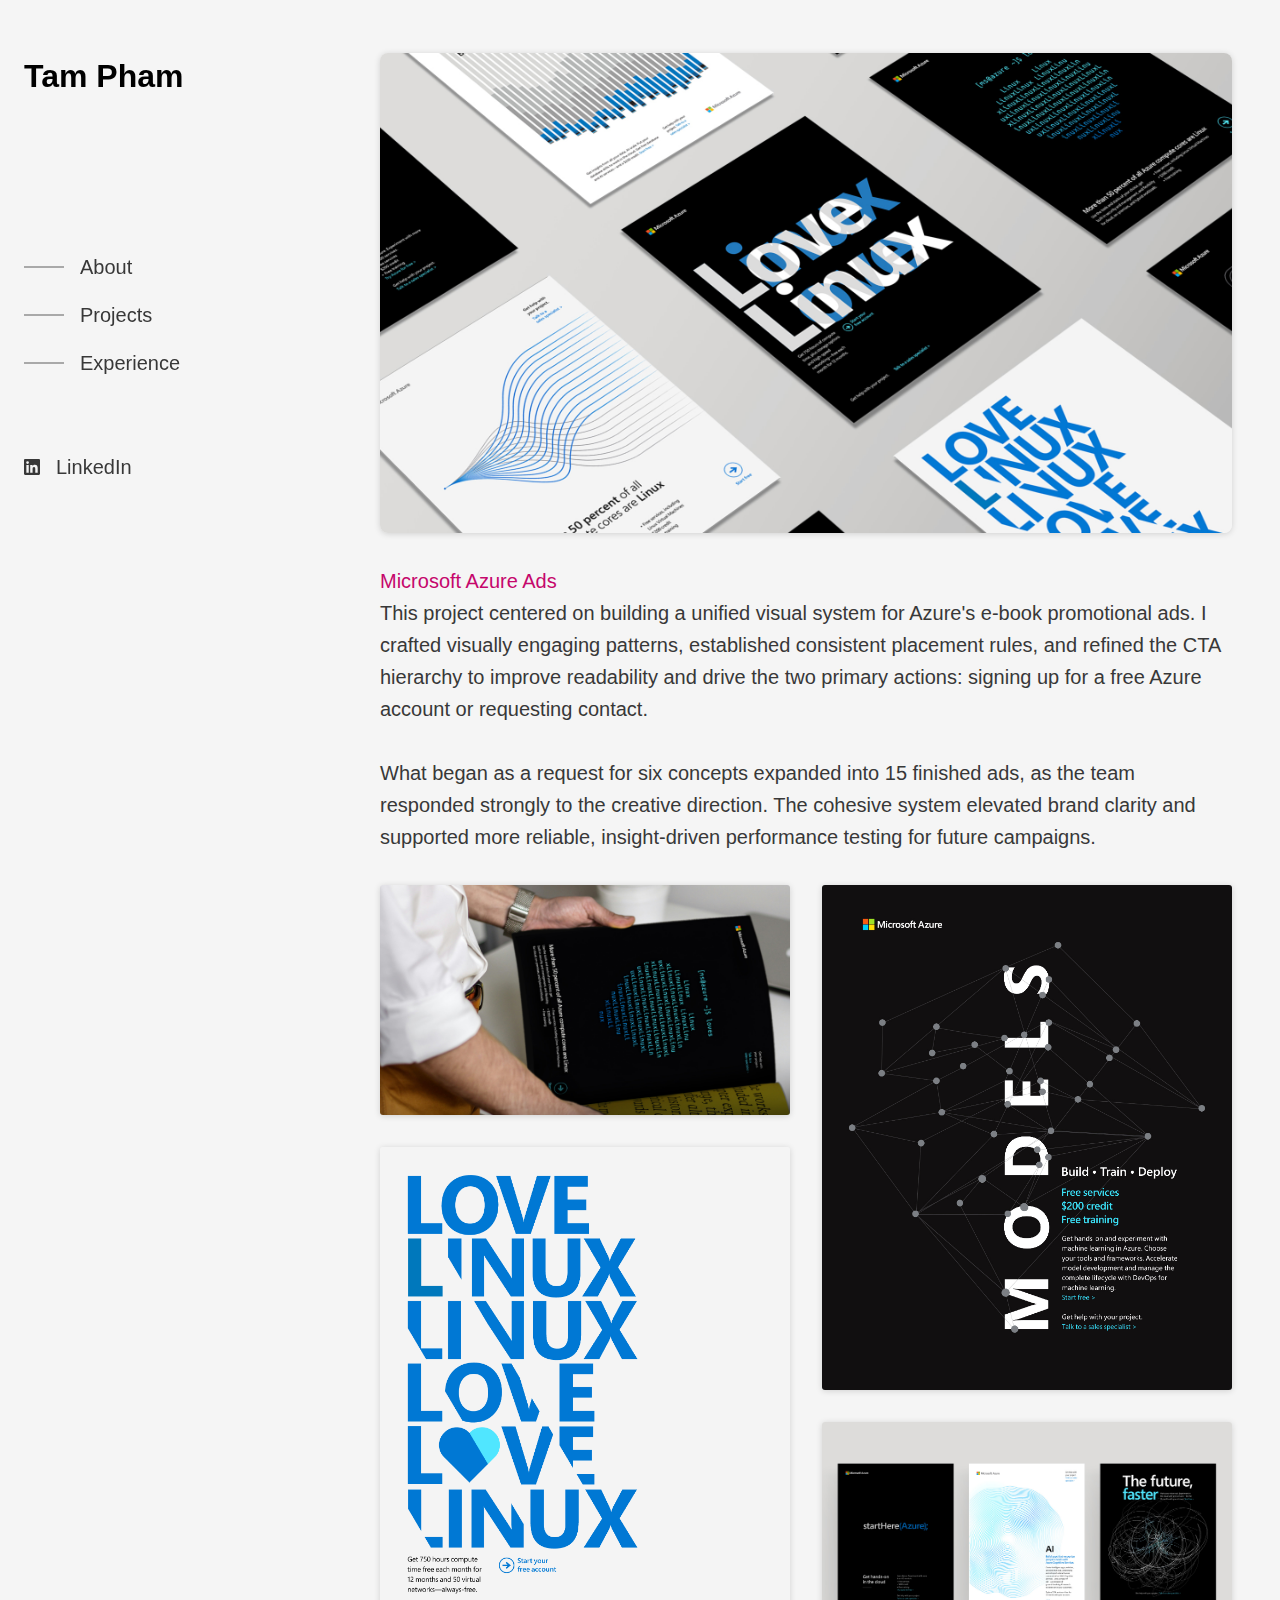
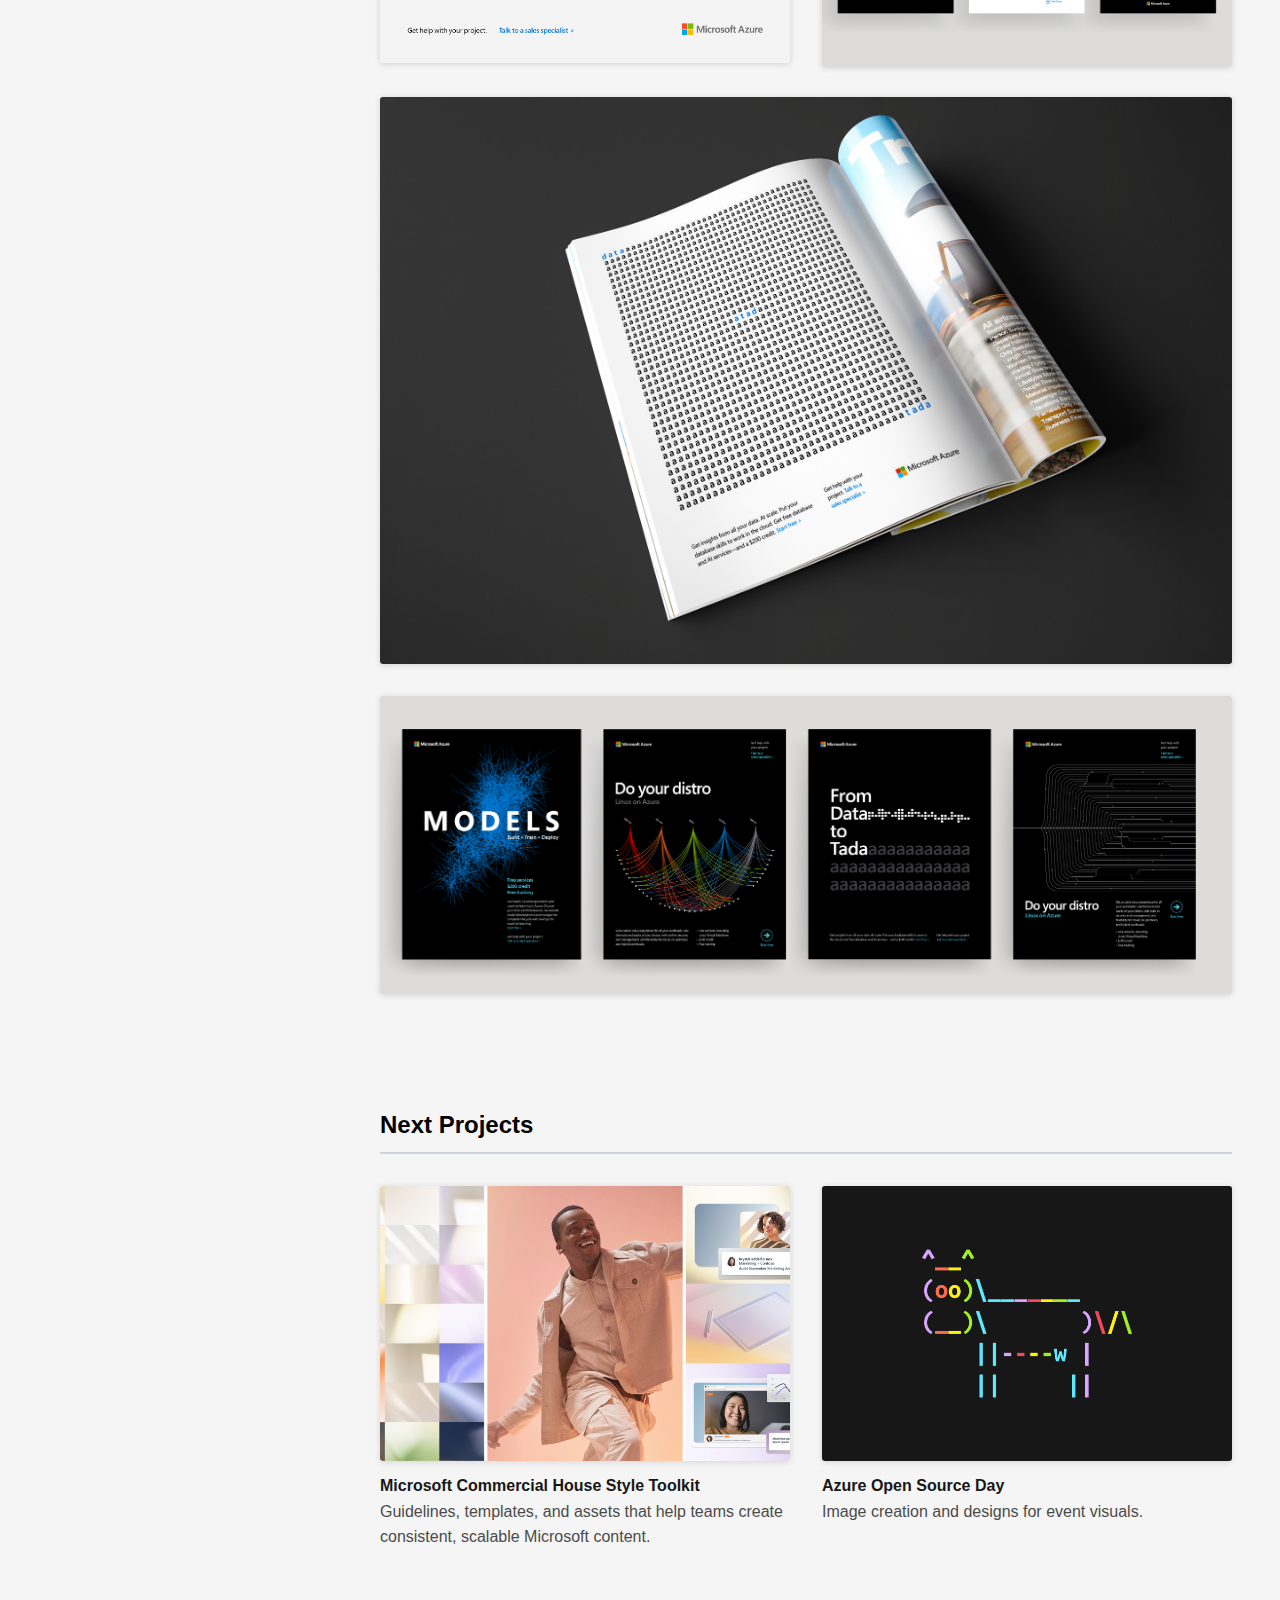
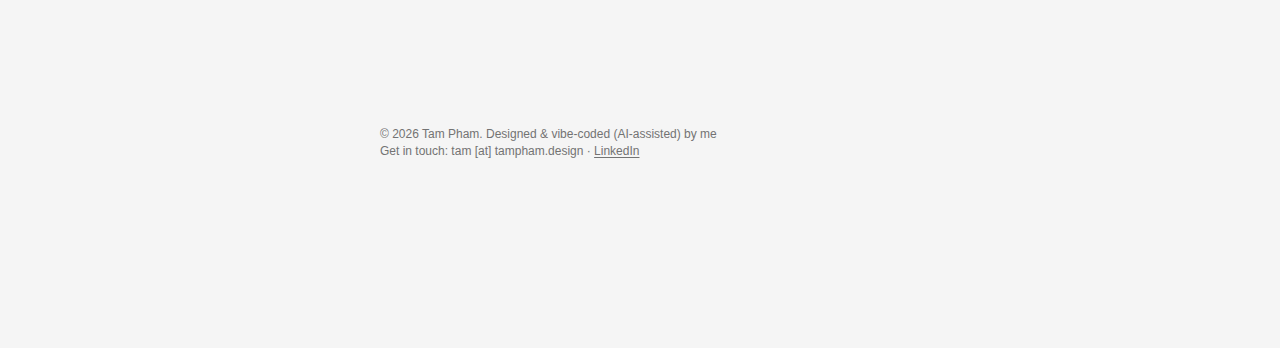
<file: project_ms_azure_ads.html>
<!DOCTYPE html>
<html lang="en">

  <head>
    <meta name="viewport" content="width=device-width,initial-scale=1" />
    <title>Tam Pham — Portfolio</title>
    <!-- Your stylesheet -->
    <link rel="stylesheet" href="./css/style.css">
  </head>

  <body>
    <div class="page-layout">
      <aside class="sidebar">
        <div class="sidebar-inner">
          <h1 class="logo"><a href="index.html">Tam Pham</a></h1>

          <!-- Hamburger button -->
          <button class="menu-toggle" aria-controls="site-nav" aria-expanded="false">
            <svg width="28" height="28" viewBox="0 0 24 24" aria-hidden="true">
              <rect x="3" y="6" width="18" height="2" rx="1"></rect>
              <rect x="3" y="11" width="18" height="2" rx="1"></rect>
              <rect x="3" y="16" width="18" height="2" rx="1"></rect>
            </svg>
          </button>

          <nav id="site-nav">
            <ul>
              <li><a href="./index.html#about">About</a></li>
              <li><a href="./index.html#projects">Projects</a></li>
              <li><a href="./index.html#experience">Experience</a></li>
            </ul>
            <a href="https://www.linkedin.com/in/tam-pham-i-am"
  class="nav-linkedin"
  target="_blank"
  rel="noopener noreferrer"
>
  <svg
    class="icon-linkedin"
    xmlns="http://www.w3.org/2000/svg"
    viewBox="0 0 24 24"
    aria-hidden="true"
  >
    <path
      d="M20.45 20.45h-3.56v-5.57c0-1.33-.03-3.05-1.86-3.05-1.86 
         0-2.15 1.45-2.15 2.95v5.67H9.32V9h3.41v1.56h.05c.48-.9 
         1.66-1.86 3.42-1.86 3.66 0 4.34 2.41 4.34 5.54v6.21zM5.34 
         7.43a2.07 2.07 0 11-.01-4.14 2.07 2.07 0 01.01 4.14zm1.78 
         13.02H3.56V9h3.56v11.45zM22.22 0H1.78C.8 0 0 .78 0 1.72v20.55C0 
         23.22.8 24 1.78 24h20.44c.98 0 1.78-.78 1.78-1.73V1.72C24 
         .78 23.2 0 22.22 0z"
      fill="currentColor"
    />
  </svg>
  LinkedIn
</a>
          </nav>
        </div>
      </aside>

      <main class="content">
        <figure class="project-hero">
          <img src="./assets/MS_Azure_Ad_cover.jpg" alt="Microsoft Azure Ads hero image">
        </figure>
        <p><span class="highlight">Microsoft Azure Ads</span><br>
          This project centered on building a unified 
          visual system for Azure's e-book promotional ads. I crafted visually engaging patterns, established 
          consistent placement rules, and refined the CTA hierarchy to improve readability and drive the 
          two primary actions: signing up for a free Azure account or requesting contact.
          <br><br>
          What began as a request for six concepts expanded into 15 finished ads, as the team responded 
          strongly to the creative direction. The cohesive system elevated brand clarity and supported more 
          reliable, insight-driven performance testing for future campaigns.
        </p>

        <section class="project-masonry">
          <figure class="m-item">
            <img src="./assets/MS_Azure_Ad_lifestyle_mockup.jpg" alt="..." loading="lazy">
          </figure>

          <figure class="m-item">
            <img src="./assets/Az_EbookInserts_2.png" alt="..." loading="lazy">
          </figure>

          <figure class="m-item">
            <img src="./assets/AZ_EbookAdInserts.jpg" alt="..." loading="lazy">
          </figure>

          <figure class="m-item">
            <img src="./assets/MS_Azure_Ad_lifestyle_mockup2.jpg" alt="..." loading="lazy">
          </figure>

          <figure class="m-item wide">
            <img src="./assets/MS_Azure_Ad_lifestyle_mockup3.jpg" alt="..." loading="lazy">
          </figure>

          <figure class="m-item wide">
            <img src="./assets/MS_Azure_Ad_lifestyle_mockup4.png" alt="..." loading="lazy">
          </figure>
        </section>

        <section id="projects" class="section">
          <h3>Next Projects</h3>
          <div class="project-grid">

          <a href="./project_ms_housestylekit.html" class="project-card">
          <img src="./assets/MS_CommercialHST_cover.jpg" alt="MS Commercial House Style Toolkit">
          <h4>Microsoft Commercial House Style Toolkit</h4>
          <p>Guidelines, templates, and assets that help teams create consistent, scalable Microsoft content.</p>
          </a>

          <a href="./project_ms_azopensource.html" class="project-card">
          <img src="./assets/AzureOpenSourceDay_cover.png" alt="Azure Open Source Day">
          <h4>Azure Open Source Day</h4>
          <p>Image creation and designs for event visuals.</p>
          </a>
          </div>
        </section>
      <footer class="footnote">
      <div>© 2026 Tam Pham. Designed & vibe-coded (AI-assisted) by me</div>

      <div class="contact">
      Get in touch: tam [at] tampham.design ·
      <a href="https://www.linkedin.com/in/tam-pham-i-am" target="_blank" rel="noopener noreferrer">LinkedIn</a>
      </div>
      </footer>
      </main>
    </div>

    <!-- JS at the very end so the DOM is loaded -->
    <script>
      // ===== Cache DOM refs =====
      const sections = document.querySelectorAll('section');
      const siteNav = document.getElementById('site-nav');
      const menuToggle = document.querySelector('.menu-toggle');
      const navTopLinks = siteNav.querySelectorAll('ul > li > a'); // About, Projects, Experience

      // ===== Scroll handler: set active link =====
      function setActiveOnScroll() {
        let current = '';
        const offset = 120; // adjust if header height changes

        sections.forEach(section => {
          const sectionTop = section.offsetTop - offset;
          if (window.scrollY >= sectionTop) current = section.id;
        });

        navTopLinks.forEach(link => {
          link.classList.toggle('active', link.getAttribute('href') === `#${current}`);
        });
      }

      window.addEventListener('scroll', setActiveOnScroll, { passive: true });
      document.addEventListener('DOMContentLoaded', setActiveOnScroll);

      // ===== Mobile hamburger =====
      menuToggle.addEventListener('click', () => {
        siteNav.classList.toggle('active');
        const expanded = menuToggle.getAttribute('aria-expanded') === 'true';
        menuToggle.setAttribute('aria-expanded', String(!expanded));
      });

      // Close menu after clicking a nav item (mobile)
      siteNav.querySelectorAll('a[href^="#"]').forEach(a => {
        a.addEventListener('click', () => {
          siteNav.classList.remove('active');
          menuToggle.setAttribute('aria-expanded', 'false');
        });
      });
    </script>

  </body>

</html>
</file>
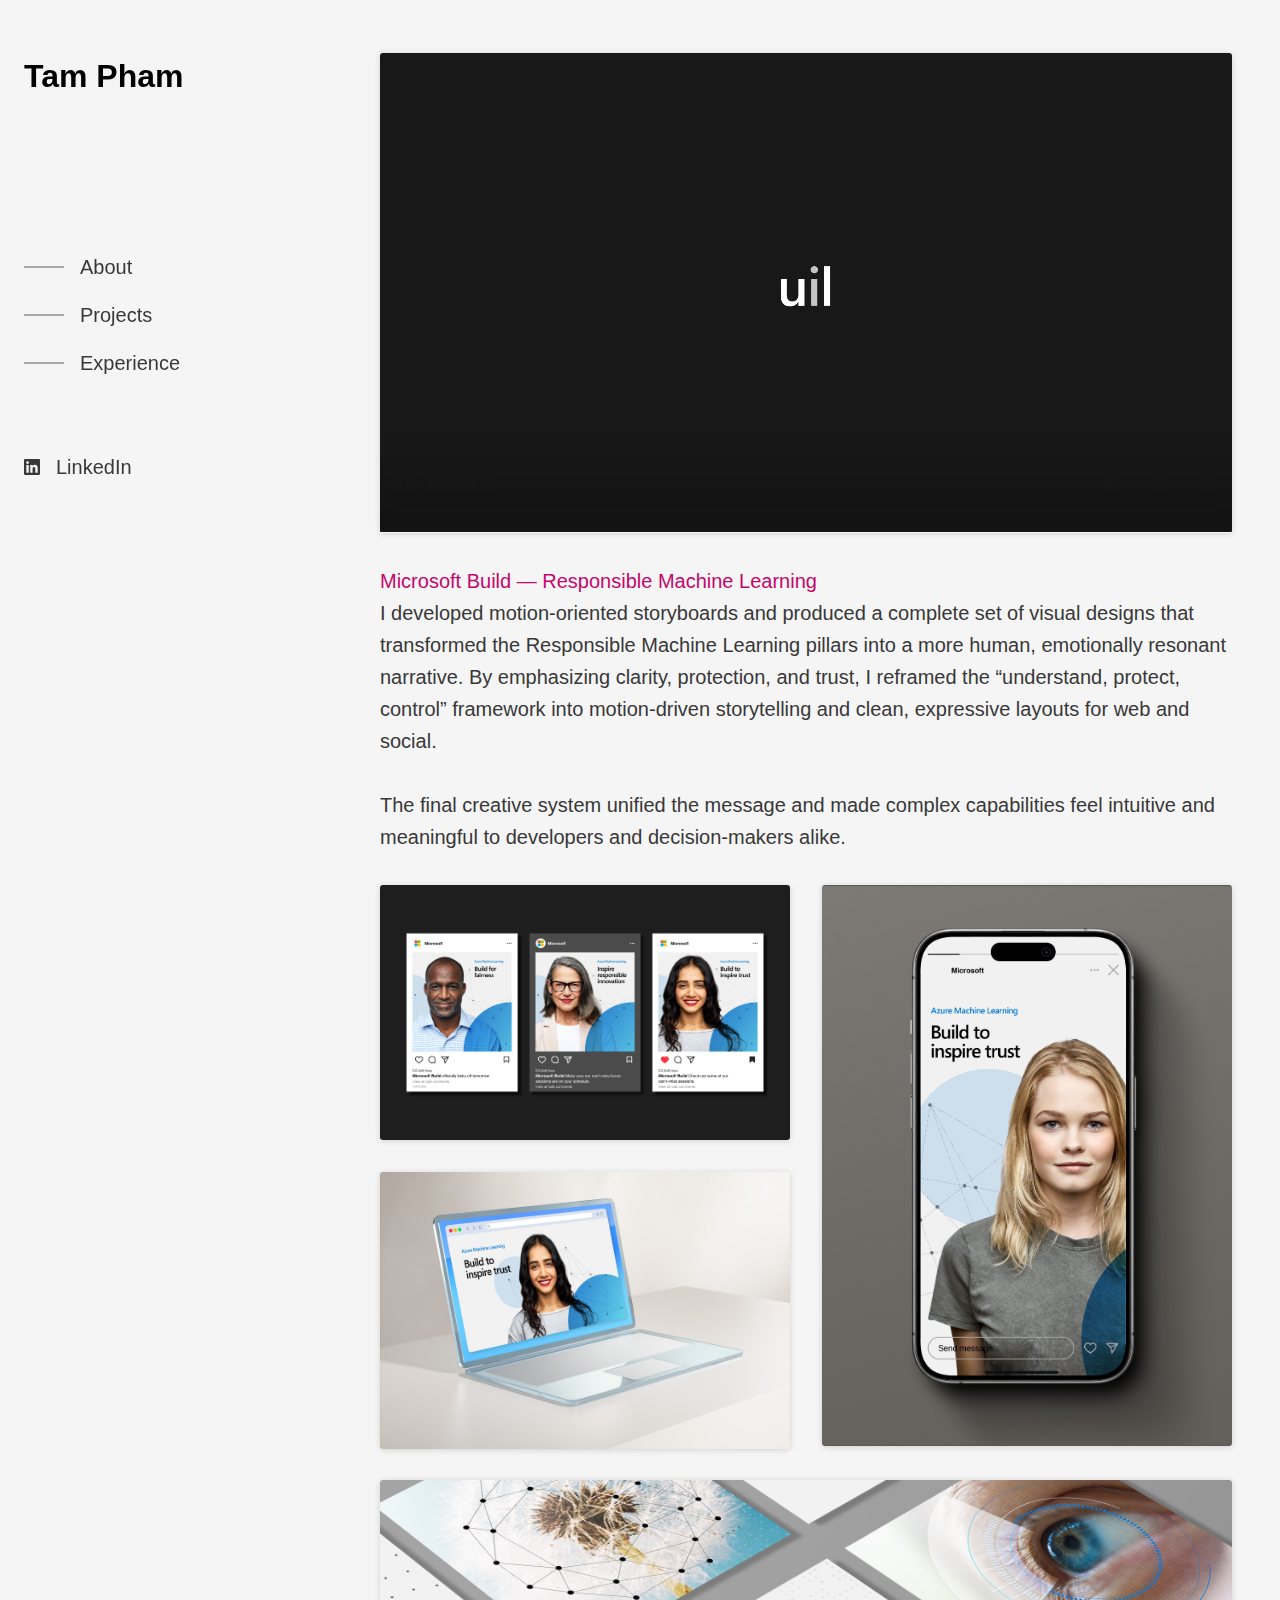
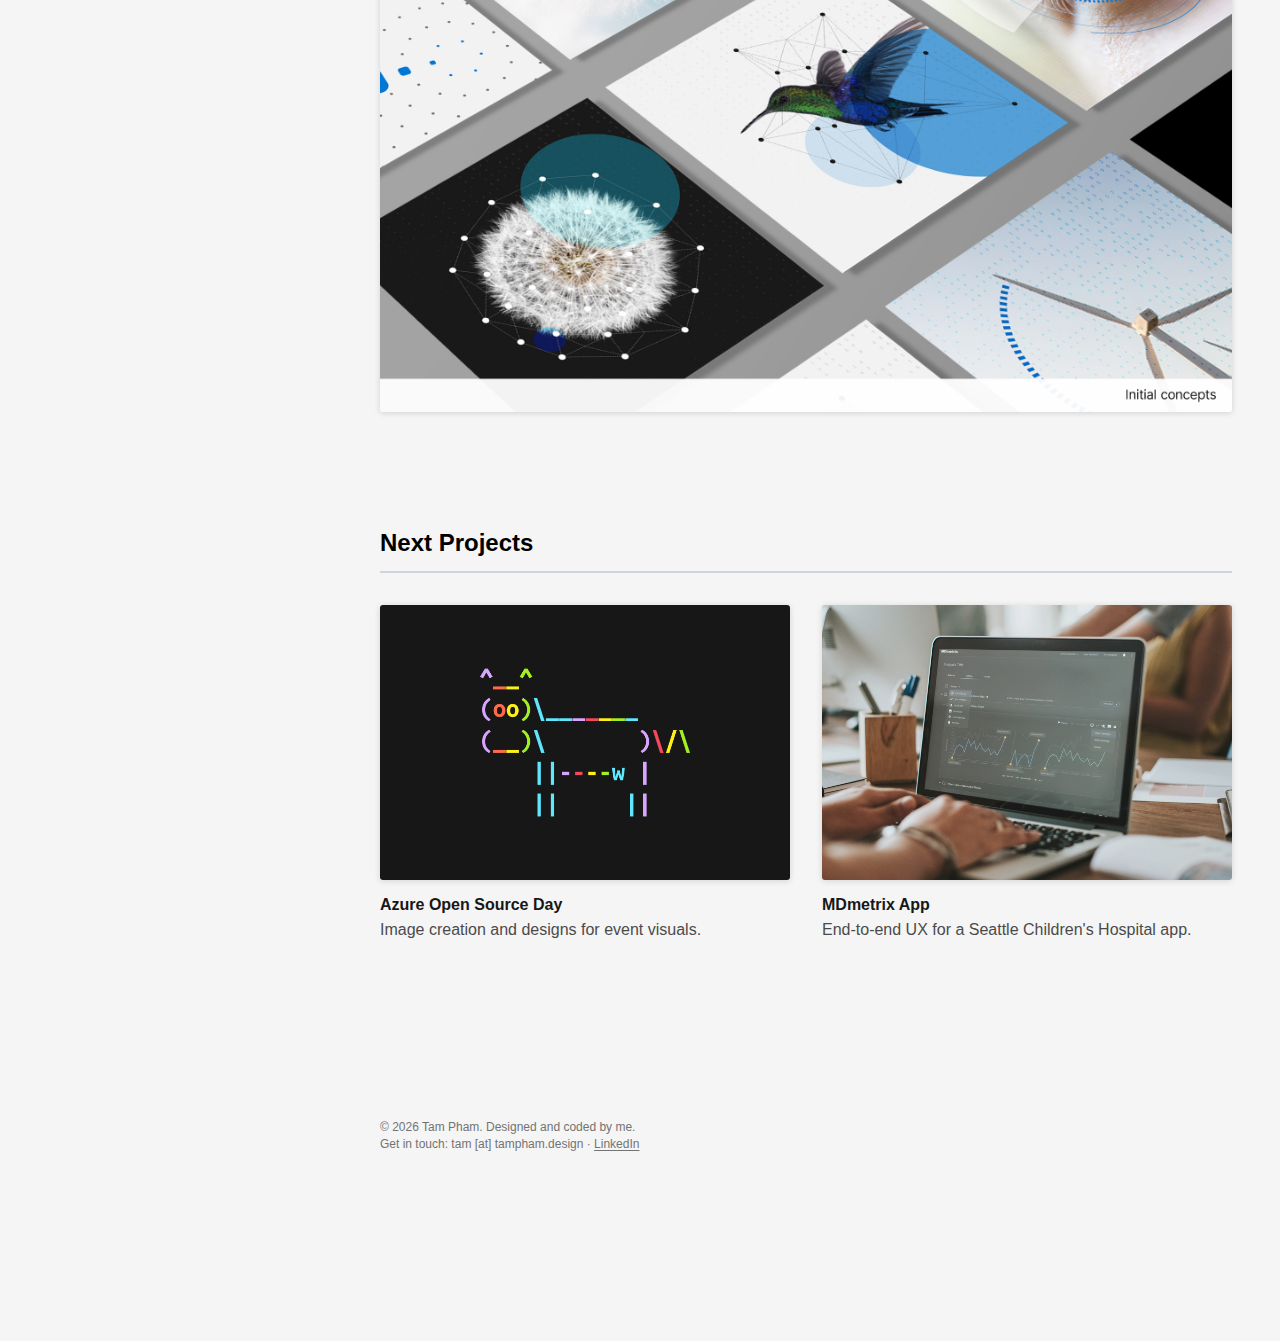
<file: project_ms_build.html>
<!DOCTYPE html>
<html lang="en">

<head>
  <meta name="viewport" content="width=device-width,initial-scale=1" />
  <title>Tam Pham — Portfolio</title>
  <link rel="stylesheet" href="./css/style.css">
</head>

<body>
  <div class="page-layout">

    <aside class="sidebar">
      <div class="sidebar-inner">

        <h1 class="logo"><a href="index.html">Tam Pham</a></h1>

        <!-- Hamburger button -->
        <button class="menu-toggle" aria-controls="site-nav" aria-expanded="false">
          <svg width="28" height="28" viewBox="0 0 24 24" aria-hidden="true">
            <rect x="3" y="6" width="18" height="2" rx="1"></rect>
            <rect x="3" y="11" width="18" height="2" rx="1"></rect>
            <rect x="3" y="16" width="18" height="2" rx="1"></rect>
          </svg>
        </button>

        <nav id="site-nav">
          <ul>
            <li><a href="./index.html#about">About</a></li>
            <li><a href="./index.html#projects">Projects</a></li>
            <li><a href="./index.html#experience">Experience</a></li>
          </ul>

          <a
            href="https://www.linkedin.com/in/tam-pham-i-am"
            class="nav-linkedin"
            target="_blank"
            rel="noopener noreferrer"
          >
            <svg
              class="icon-linkedin"
              xmlns="http://www.w3.org/2000/svg"
              viewBox="0 0 24 24"
              aria-hidden="true"
            >
              <path
                d="M20.45 20.45h-3.56v-5.57c0-1.33-.03-3.05-1.86-3.05-1.86 
                   0-2.15 1.45-2.15 2.95v5.67H9.32V9h3.41v1.56h.05c.48-.9 
                   1.66-1.86 3.42-1.86 3.66 0 4.34 2.41 4.34 5.54v6.21zM5.34 
                   7.43a2.07 2.07 0 11-.01-4.14 2.07 2.07 0 01.01 4.14zm1.78 
                   13.02H3.56V9h3.56v11.45zM22.22 0H1.78C.8 0 0 .78 0 1.72v20.55C0 
                   23.22.8 24 1.78 24h20.44c.98 0 1.78-.78 1.78-1.73V1.72C24 
                   .78 23.2 0 22.22 0z"
                fill="currentColor"
              />
            </svg>
            LinkedIn
          </a>

        </nav>
      </div>
    </aside>

    <!-- MAIN CONTENT -->
    <main class="content">

      <figure class="project-hero">
        <video
          class="hero-video"
          controls
          playsinline
          preload="metadata"
          poster="./assets/AZ_Build_video_still.jpg"
        >
          <source src="./assets/AZ_Build_sm.mp4" type="video/mp4">
          <img src="./assets/AZ_Build_video_still.jpg" alt="Microsoft Build Event hero image">
        </video>
      </figure>

      <p>
        <span class="highlight">Microsoft Build — Responsible Machine Learning</span><br>
        I developed motion-oriented storyboards and produced a complete set of visual designs that transformed the 
        Responsible Machine Learning pillars into a more human, emotionally resonant narrative. 
        By emphasizing clarity, protection, and trust, I reframed the “understand, protect, control” 
        framework into motion-driven storytelling and clean, expressive layouts for web and social.<br><br>

        The final creative system unified the message and made complex capabilities feel intuitive 
        and meaningful to developers and decision-makers alike.
      </p>

      <section class="project-masonry">

        <figure class="m-item">
          <img src="./assets/AZ_Build_mockup1.png" alt="..." loading="lazy">
        </figure>

        <figure class="m-item">
          <img src="./assets/AZ_Build_mockup2b_glass.jpg" alt="..." loading="lazy">
        </figure>

        <figure class="m-item">
          <img src="./assets/AZ_Build_mockup3.jpg" alt="..." loading="lazy">
        </figure>

        <figure class="m-item wide">
          <img src="./assets/AZ_Build_mockup4.jpg" alt="..." loading="lazy">
        </figure>

      </section>

      <section id="projects" class="section">
        <h3>Next Projects</h3>

        <div class="project-grid">

          <a href="./project_ms_azopensource.html" class="project-card">
          <img src="./assets/AzureOpenSourceDay_cover.png" alt="Azure Open Source Day">
          <h4>Azure Open Source Day</h4>
          <p>Image creation and designs for event visuals.</p>
          </a>
          
          <a href="./project_mdmetrix.html" class="project-card">
          <img src="./assets/Mdmetrix_cover.jpg" alt="MDmetrix App">
          <h4>MDmetrix App</h4>
          <p>End-to-end UX for a Seattle Children's Hospital app.</p>
          </a>

        </div>
      </section>
      <footer class="footnote">
      <div>© 2026 Tam Pham. Designed and coded by me.</div>

      <div class="contact">
      Get in touch: tam [at] tampham.design ·
      <a href="https://www.linkedin.com/in/tam-pham-i-am" target="_blank" rel="noopener noreferrer">LinkedIn</a>
      </div>
      </footer>
    </main>

  </div>

  <script>
// ================================
// NAV + SCROLL HIGHLIGHT
// ================================

// ===== Cache DOM refs =====
const sections   = document.querySelectorAll('section');
const siteNav    = document.getElementById('site-nav');
const menuToggle = document.querySelector('.menu-toggle');
const navTopLinks = siteNav ? siteNav.querySelectorAll('ul > li > a') : [];

// ===== Scroll handler: set active link =====
function setActiveOnScroll() {
  if (!sections.length || !navTopLinks.length) return;

  let current = '';
  const offset = 120; // adjust if header height changes

  sections.forEach(section => {
    const sectionTop = section.offsetTop - offset;
    if (window.scrollY >= sectionTop) current = section.id;
  });

  navTopLinks.forEach(link => {
    const href = link.getAttribute('href') || '';
    // For the homepage where links are like "#about"
    const isDirectAnchor = href.startsWith('#') && href === `#${current}`;
    // For subpages where links are like "index.html#about"
    const isIndexAnchor  = href.includes('#') && href.endsWith(`#${current}`);

    link.classList.toggle('active', isDirectAnchor || isIndexAnchor);
  });
}

window.addEventListener('scroll', setActiveOnScroll, { passive: true });
document.addEventListener('DOMContentLoaded', setActiveOnScroll);

// ===== Mobile hamburger =====
if (menuToggle && siteNav) {
  menuToggle.addEventListener('click', () => {
    siteNav.classList.toggle('active');
    const expanded = menuToggle.getAttribute('aria-expanded') === 'true';
    menuToggle.setAttribute('aria-expanded', String(!expanded));
  });

  // Close menu after clicking a nav item (mobile)
  siteNav.querySelectorAll('a[href^="#"]').forEach(a => {
    a.addEventListener('click', () => {
      siteNav.classList.remove('active');
      menuToggle.setAttribute('aria-expanded', 'false');
    });
  });
}

// ================================
// HERO VIDEO: autoplay when visible,
// pause briefly on last frame, then loop
// ================================
const heroVideo = document.querySelector('.hero-video');

if (heroVideo) {
  // Make sure it's muted & inline (good for mobile autoplay)
  heroVideo.muted = true;
  heroVideo.playsInline = true;

  const playThreshold = 0.6;      // 60% visible
  const pauseDuration = 1000;     // pause 1s on last frame
  let lastIntersectionRatio = 0;  // track visibility

  function safePlay() {
    const playPromise = heroVideo.play();
    if (playPromise && typeof playPromise.catch === 'function') {
      playPromise.catch(() => {
        // Autoplay might be blocked; silently ignore
      });
    }
  }

  // --- IntersectionObserver for visibility-based play/pause ---
  function handleVisibility(entries) {
    entries.forEach(entry => {
      if (entry.target !== heroVideo) return;

      lastIntersectionRatio = entry.intersectionRatio;

      if (entry.isIntersecting && entry.intersectionRatio >= playThreshold) {
        // If we're already at the very end, let the "ended" handler manage the restart
        const duration = heroVideo.duration;
        if (!isNaN(duration) && duration > 0) {
          const remaining = duration - heroVideo.currentTime;
          if (remaining < 0.15 || heroVideo.ended) {
            return;
          }
        }
        safePlay();
      } else {
        // Out of view → pause
        heroVideo.pause();
      }
    });
  }

  if ('IntersectionObserver' in window) {
    const observer = new IntersectionObserver(handleVisibility, {
      threshold: playThreshold
    });
    observer.observe(heroVideo);
  } else {
    // Fallback: just try to play once on load
    safePlay();
  }

  // --- Pause on the last frame, then loop after a delay ---
  heroVideo.addEventListener('ended', () => {
    const duration = heroVideo.duration;

    // Stick to the final frame visually
    if (!isNaN(duration) && duration > 0) {
      heroVideo.pause();
      heroVideo.currentTime = Math.max(duration - 0.01, 0);
    }

    // After a pause, restart *only if* it's still mostly visible
    setTimeout(() => {
      if (lastIntersectionRatio >= playThreshold) {
        heroVideo.currentTime = 0;
        safePlay();
      }
    }, pauseDuration);
  });
}

</script>


</body>
</html>
</file>
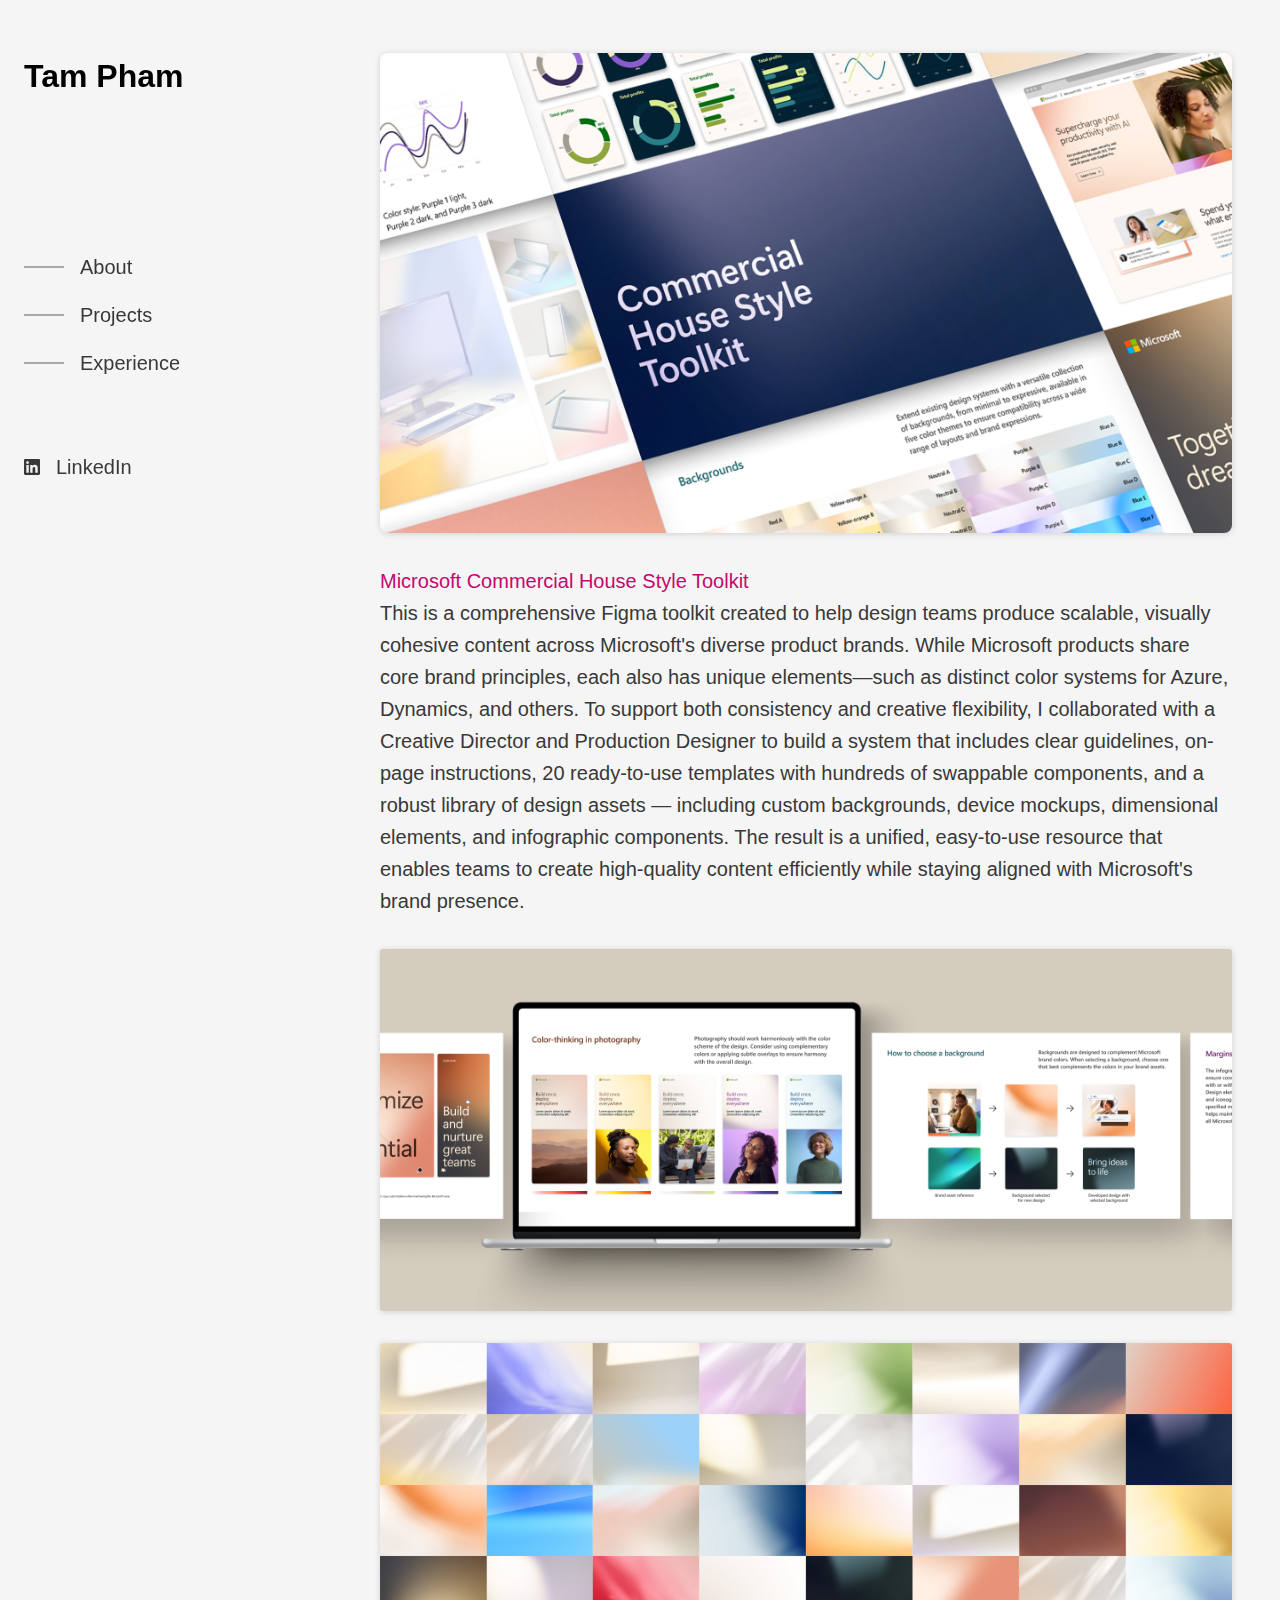
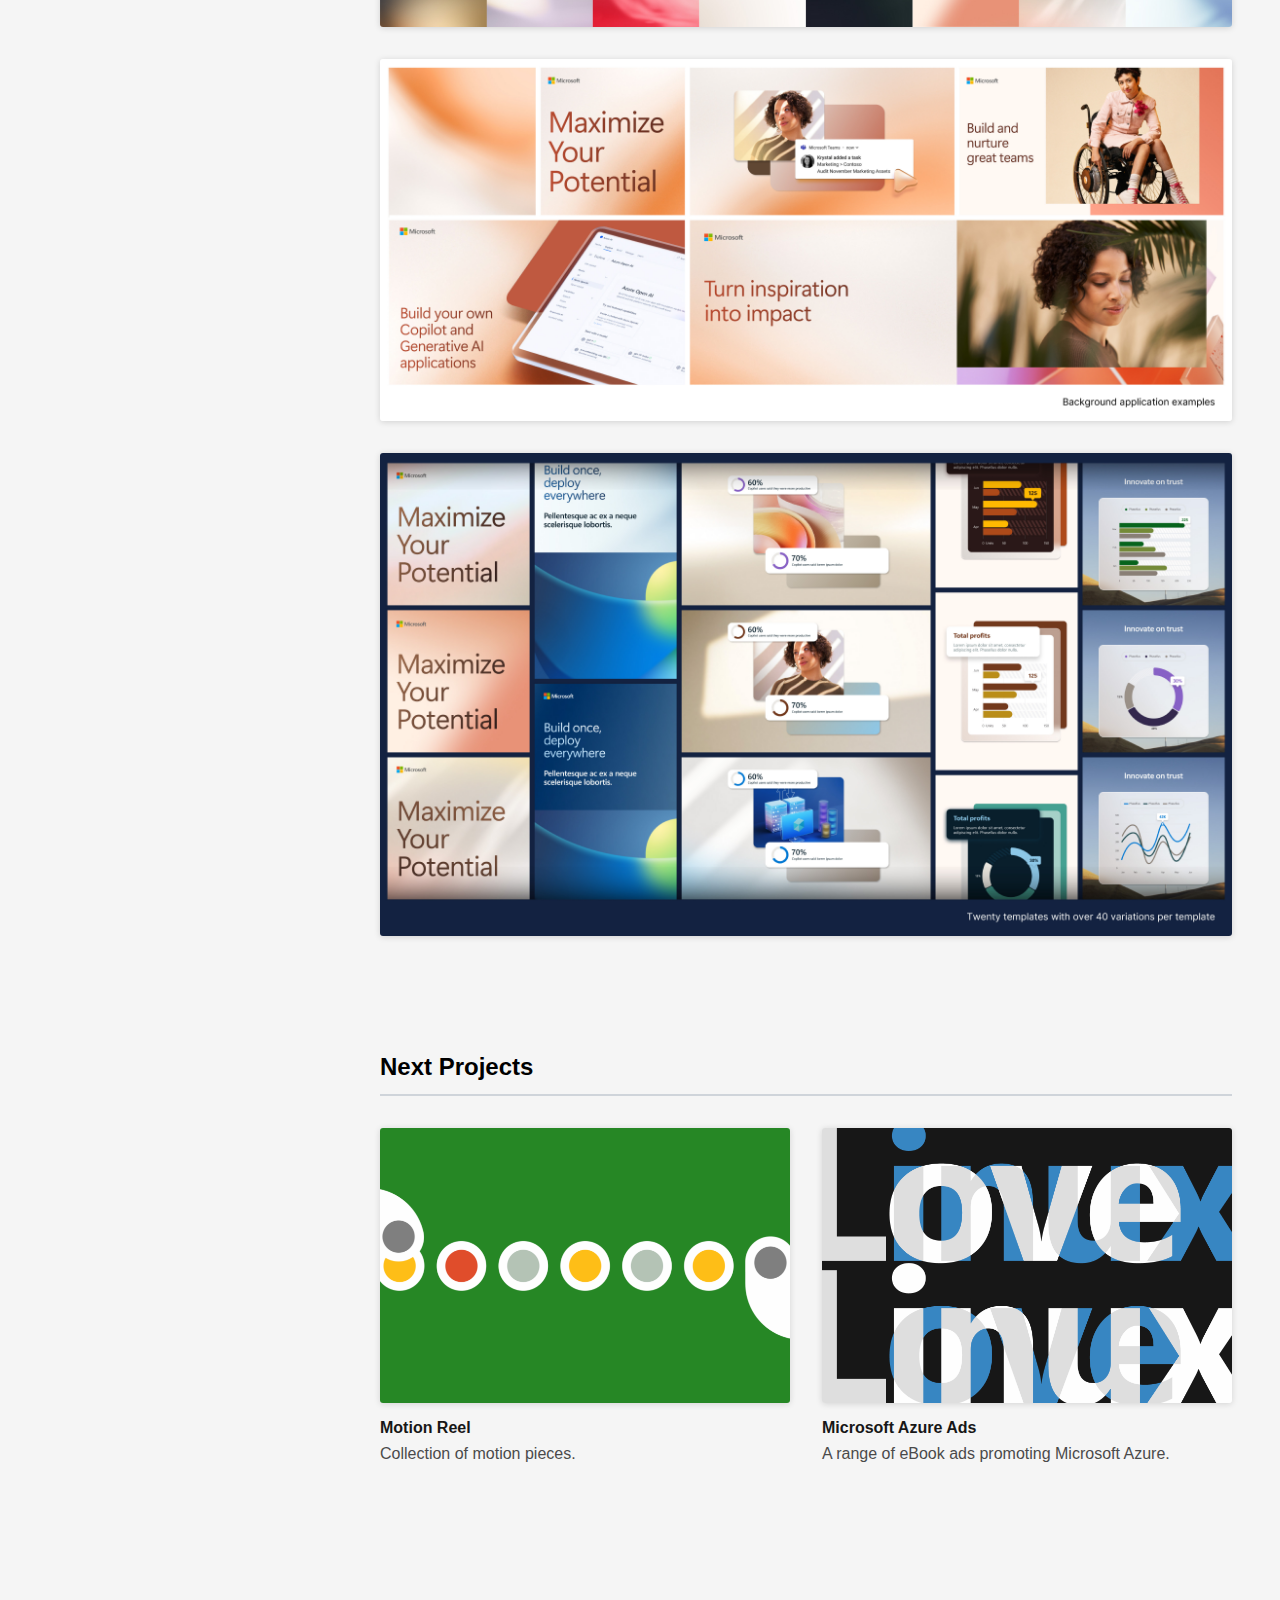
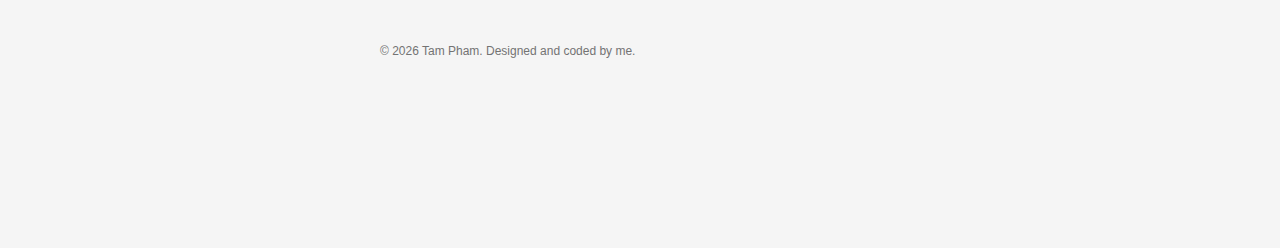
<file: project_ms_housestylekit.html>
<!DOCTYPE html>
<html lang="en">

  <head>
    <meta name="viewport" content="width=device-width,initial-scale=1" />
    <title>Tam Pham — Portfolio</title>
    <!-- Your stylesheet -->
    <link rel="stylesheet" href="./css/style.css">
  </head>

  <body>
    <div class="page-layout">
      <aside class="sidebar">
        <div class="sidebar-inner">
          <h1 class="logo"><a href="index.html">Tam Pham</a></h1>

          <!-- Hamburger button -->
          <button class="menu-toggle" aria-controls="site-nav" aria-expanded="false">
            <svg width="28" height="28" viewBox="0 0 24 24" aria-hidden="true">
              <rect x="3" y="6" width="18" height="2" rx="1"></rect>
              <rect x="3" y="11" width="18" height="2" rx="1"></rect>
              <rect x="3" y="16" width="18" height="2" rx="1"></rect>
            </svg>
          </button>

          <nav id="site-nav">
            <ul>
              <li><a href="./index.html#about">About</a></li>
              <li><a href="./index.html#projects">Projects</a></li>
              <li><a href="./index.html#experience">Experience</a></li>
            </ul>
            <a href="https://www.linkedin.com/in/tam-pham-i-am"
  class="nav-linkedin"
  target="_blank"
  rel="noopener noreferrer"
>
  <svg
    class="icon-linkedin"
    xmlns="http://www.w3.org/2000/svg"
    viewBox="0 0 24 24"
    aria-hidden="true"
  >
    <path
      d="M20.45 20.45h-3.56v-5.57c0-1.33-.03-3.05-1.86-3.05-1.86 
         0-2.15 1.45-2.15 2.95v5.67H9.32V9h3.41v1.56h.05c.48-.9 
         1.66-1.86 3.42-1.86 3.66 0 4.34 2.41 4.34 5.54v6.21zM5.34 
         7.43a2.07 2.07 0 11-.01-4.14 2.07 2.07 0 01.01 4.14zm1.78 
         13.02H3.56V9h3.56v11.45zM22.22 0H1.78C.8 0 0 .78 0 1.72v20.55C0 
         23.22.8 24 1.78 24h20.44c.98 0 1.78-.78 1.78-1.73V1.72C24 
         .78 23.2 0 22.22 0z"
      fill="currentColor"
    />
  </svg>
  LinkedIn
</a>
          </nav>
        </div>
      </aside>

      <main class="content">
        <figure class="project-hero">
          <img src="./assets/MS_CommercialHST_mockup1.jpg" alt="Mdmetrix App hero image">
        </figure>
        <p><span class="highlight">Microsoft Commercial House Style Toolkit</span><br>
          This is a comprehensive Figma toolkit created to help design teams produce scalable, 
          visually cohesive content across Microsoft's diverse product brands. While Microsoft products 
          share core brand principles, each also has unique elements—such as distinct color systems for 
          Azure, Dynamics, and others. To support both consistency and creative flexibility, I collaborated 
          with a Creative Director and Production Designer to build a system that includes clear guidelines, 
          on-page instructions, 20 ready-to-use templates with hundreds of swappable components, and a robust library of 
          design assets — including custom backgrounds, device mockups, dimensional elements, and 
          infographic components. The result is a unified, easy-to-use resource that enables teams to create 
          high-quality content efficiently while staying aligned with Microsoft's brand presence.
        </p>

        <section class="project-masonry">

          <figure class="m-item wide">
            <img src="./assets/MS_CommercialHST_mockup2.png" alt="..." loading="lazy">
          </figure>

          <figure class="m-item wide">
            <img src="./assets/MS_CommercialHST_mockup3.jpg" alt="..." loading="lazy">
          </figure>
                    
          <figure class="m-item wide">
            <img src="./assets/MS_CommercialHST_mockup4.jpg" alt="..." loading="lazy">
          </figure>


          <figure class="m-item wide">
            <img src="./assets/MS_CommercialHST_mockup5.jpg" alt="..." loading="lazy">
          </figure>

        </section>

        <section id="projects" class="section">
          <h3>Next Projects</h3>
          <div class="project-grid">

          <a href="./project_motion_reel.html" class="project-card">
          <img src="./assets/MotionReel_cover.png" alt="Motion Reel">
          <h4>Motion Reel</h4>
          <p>Collection of motion pieces.</p>
          </a>

         <a href="./project_ms_azure_ads.html" class="project-card">
          <img src="./assets/AZ_EbookAdInserts_covermain.png" alt="Microsoft Azure Ads">
          <h4>Microsoft Azure Ads</h4>
          <p>A range of eBook ads promoting Microsoft Azure.</p>
          </a>

          </div>
        </section>
    <footer class="footnote">
    © 2026 Tam Pham. Designed and coded by me.
    </footer>
      </main>
    </div>

    <!-- JS at the very end so the DOM is loaded -->
    <script>
      // ===== Cache DOM refs =====
      const sections = document.querySelectorAll('section');
      const siteNav = document.getElementById('site-nav');
      const menuToggle = document.querySelector('.menu-toggle');
      const navTopLinks = siteNav.querySelectorAll('ul > li > a'); // About, Projects, Experience

      // ===== Scroll handler: set active link =====
      function setActiveOnScroll() {
        let current = '';
        const offset = 120; // adjust if header height changes

        sections.forEach(section => {
          const sectionTop = section.offsetTop - offset;
          if (window.scrollY >= sectionTop) current = section.id;
        });

        navTopLinks.forEach(link => {
          link.classList.toggle('active', link.getAttribute('href') === `#${current}`);
        });
      }

      window.addEventListener('scroll', setActiveOnScroll, { passive: true });
      document.addEventListener('DOMContentLoaded', setActiveOnScroll);

      // ===== Mobile hamburger =====
      menuToggle.addEventListener('click', () => {
        siteNav.classList.toggle('active');
        const expanded = menuToggle.getAttribute('aria-expanded') === 'true';
        menuToggle.setAttribute('aria-expanded', String(!expanded));
      });

      // Close menu after clicking a nav item (mobile)
      siteNav.querySelectorAll('a[href^="#"]').forEach(a => {
        a.addEventListener('click', () => {
          siteNav.classList.remove('active');
          menuToggle.setAttribute('aria-expanded', 'false');
        });
      });
    </script>

  </body>

</html>
</file>
<file: css/style.css>
/* =========================
   Base / Reset
========================= */
html { scroll-behavior: smooth; }
* { margin: 0; padding: 0; box-sizing: border-box; }

body {
  font-family: "Inter", "IBM Plex Sans", "Helvetica Neue", Arial, system-ui, sans-serif;
  line-height: 1.6;
  font-size: 1.25rem;
  color: #383838;           /* body text */
  background: #F5F5F5;      /* deep blue background */
  display: flex;
  justify-content: center;
}

.footnote {
  text-align: left;
  font-size: 0.75rem;
  color: #737373;
  line-height: 1.4;
  margin: 8rem 0;
}

.footnote a {
  color: inherit;
  text-decoration: underline;
  text-underline-offset: 2px;
  margin-top: 0.15rem; /* very tight spacing */
}
/* Height-responsive spacing entire page */
:root {
  --top-align: clamp(20px, 4.5vh, 48px); /* shared vertical baseline */
  --logo-gap: clamp(12px, 6vh, 96px);
}

/* Logo: replace width-based % gap with vh-based gap */
.logo {
  font-size: 2rem;
  font-weight: bold;
  color: #000;
  margin-top: 0.2em;              /* tiny nudge for optical alignment */
  margin-bottom: var(--logo-gap); /* space below logo */
  max-width: 240px;
  white-space: nowrap;
}

.logo a {
  color: inherit;      /* keeps your existing logo color */
  text-decoration: none;
  display: inline-block; /* optional but recommended */
}

/* Highlight text */
.highlight {
  color: #C5076C;
  font-weight: 500; 
}

.page-layout {
  display: flex;
  width: 100%;
  max-width: 1400px;
  padding: 1% 0%;
  gap: 2rem;
}

/* ===== Sidebar (Desktop) ===== */
.sidebar {
  position: relative;
  width: 300px;
  background: #F5F5F5;
  padding: 2rem 1.5rem;   /* ← choose whichever left padding you prefer */
  display: flex;
  flex-direction: column;
  align-items: stretch;
  gap: 1.25rem;
  height: 100vh;
}

.sidebar-inner {
  position: sticky;
  top: 2rem;
  z-index: 100;
  display: flex;
  flex-direction: column;
  height: 100%;
  gap: clamp(8px, 2.5vh, 28px);   /* proportional vertical rhythm */
}

/* Nav block: sits lower, but capped; scrolls if too tall */
#site-nav {
  display: flex;
  flex-direction: column;
  flex: 1 1 auto;
  min-height: 0;                 /* REQUIRED for flex scroll */
  overflow-y: auto;
  gap: 1rem;
  padding-right: .25rem;
  margin-block-start: clamp(8px, 8vh, 20vh);
  max-height: clamp(240px, 62vh, 70vh);
}

/* Keep your list + link styles (unchanged) */
.sidebar nav ul { list-style: none; padding: 0; margin: 0; }
.sidebar nav li { margin-bottom: 1rem; }

/* Nav links + decorative line */
.sidebar nav a {
  display: flex;
  align-items: center;
  gap: 1rem;
  color: #383838;
  font-weight: 500;
  text-decoration: none;
  transition: color 0.2s ease;
  position: relative;
}

/* left rule for main nav items */
.sidebar nav a::before {
  content: "";
  display: inline-block;
  width: 40px;
  height: 2px;
  background-color: #383838;
  opacity: 0.4;
  transition: opacity 0.3s ease, width 0.3s ease;
}

.sidebar nav a:hover,
.sidebar nav a.active { color: #C5076C; }
.sidebar nav a:hover::before,
.sidebar nav a.active::before {
  opacity: 1; width: 80px; background-color: #C5076C;
}

/* LinkedIn — same style, no rule, pinned at bottom of the nav column */
.sidebar nav a.nav-linkedin::before { content: none; }
.sidebar nav a.nav-linkedin { margin-top: auto; }


/* icon sizing */
.icon-linkedin {
  width: 1rem; /* tweak size to taste */
  height: 1rem;
  display: inline-block;
}


/* Hamburger hidden on desktop */
.menu-toggle {
  display: none;
  background: none;
  border: none;
  cursor: pointer;
  padding: .25rem;
}
.menu-toggle svg rect { fill: #000; }

/* =========================
   Main content
========================= */
main {
  flex: 1;
  padding: var(--top-align) 3rem 3rem;
  max-width: 1280px;
}

/* Sections */
.section { margin-bottom: 6rem; }
.section h2 {
  font-size: 2rem;
  margin-bottom: 1rem;
  border-bottom: 2px solid rgba(149, 163, 178, 0.4);
  padding-bottom: 0.5rem;
  color: #000;
}

.section h3 {
  font-size: 1.5rem;
  margin-bottom: 1rem;
  border-bottom: 2px solid rgba(149, 163, 178, 0.4);
  padding-bottom: 0.5rem;
  color: #000;
}

/* Project Grid & Cards */
.project-grid {
  display: grid;
  grid-template-columns: repeat(auto-fit, minmax(400px, 1fr));
  gap: 2rem;
  margin-top: 2rem;
}
.project-card {
  display: flex;
  flex-direction: column;
  align-items: flex-start;
  text-decoration: none;
  color: #383838;
  border-radius: 3px;
  margin-bottom: 2rem;
  opacity: 90%;
  transition: transform 0.2s ease, opacity 0.2s ease;
}
.project-card img {
  width: 100%;
  height: 275px;
  display: block;
  object-fit: cover;
  border-radius: 3px;
}
.project-card h4 { margin: 0.75rem 0 0; font-size: 1rem; color: #000; }
.project-card p  { margin: 0 0 1rem;     font-size: 1rem; color: #383838; }
.project-card:hover { opacity: 100%; transform: translateY(-5px); }

/* Experience */
#experience { margin-bottom: 4rem; }
#experience h2 { margin-bottom: 2rem; }

.experience-card {
  display: flex;
  background: #F5F5F5;
  border-radius: 10px;
  padding: 2rem;
  margin-bottom: 2rem;
  gap: 2rem;
}
.experience-date {
  flex: 0 0 10%;         /* fixed width column on desktop */
  font-weight: bold;
  color: #383838;
  display: flex;
  flex-direction: column;
  justify-content: flex-start;
  font-size: 0.95rem;
}
.experience-details h3 {
  font-size: 1.25rem;
  margin-bottom: 0.5rem;
  color: #000;
  transition: color 0.2s ease;
}
.experience-details p {
  color: #383838;
  font-size: 1rem;
  line-height: 1.6;
  margin-bottom: 1rem;
}

/* Skills */
.skills { display: flex; flex-wrap: wrap; list-style: none; }
.skills li { font-size: 1rem; color: #9442A9; font-weight: 500; }

/* Back to Top Btn */
.back-to-top {
  position: fixed;
  right: 1.25rem;
  bottom: 1.25rem;
  z-index: 2000;

  padding: .6rem .8rem;
  border: 1px solid rgba(56,56,56,.25);
  border-radius: 999px;
  background: #F2F2F2;
  color: #383838;
  font-size: .9rem;
  cursor: pointer;

  /* hidden by default */
  opacity: 0;
  pointer-events: none;
  transform: translateY(8px);
  transition: opacity .2s ease, transform .2s ease;
}

.back-to-top.is-visible {
  opacity: 1;
  pointer-events: auto;
  transform: translateY(0);
}

.back-to-top:hover {
  border-color: rgba(197,7,82,.6);
  color: #C50752;
}

/* Optional: don’t show on very small screens */
@media (max-width: 480px) {
  .back-to-top { right: .75rem; bottom: .75rem; }
}

/* =========================
 Subpages
========================= */

.project-hero img {
  width: 100%;
  height: auto;
  display: block;
  border-radius: 0.5rem; /* optional */
}
.project-hero {
  margin-bottom: 2rem;
}

.project-hero video.hero-video {
  width: 100%;
  height: auto;
  display: block;
  border-radius: 3px;
  object-fit: contain;       /* keep it beautifully cropped */
}


/* Masonry: two columns on desktop, one on mobile */
.project-masonry {
  column-count: 1;
  column-gap: 2rem;         /* gutter between columns */
  margin-top: 2rem;
  margin-bottom: 5rem;
}

.m-item {
  break-inside: avoid;          /* keep each figure intact */
  margin: 0 0 2rem;
}

.m-item img {
  width: 100%;
  height: auto;
  display: block;
  border-radius: 3px;         /* match your style */
}

/* Global subtle image/video shadow */
.project-card img,
.m-item img,
.project-hero img,
.project-hero .hero-video  {
  box-shadow: 0 1px 6px rgba(0, 0, 0, 0.15);
}

.no-shadow {
  box-shadow: none !important;
}


/* =========================
   Desktop only (>=769px)
========================= */
@media (min-width: 769px) {
  .section {
    scroll-margin-top: 2rem; /* spacing above page */
  }

  /* Masonry layout */
  .project-masonry { column-count: 2; }

  .project-masonry .m-item.wide {
  width: 100%;
  column-span: all;
  break-inside: avoid;
  display: block;
  }

  /* Masonry media should behave like images */
.project-masonry .m-item video {
  width: 100%;
  height: auto;
  display: block;        /* important: avoids inline baseline weirdness */
  border-radius: 3px;
}


.project-masonry video {
  box-shadow: 0 1px 6px rgba(0, 0, 0, 0.15);
}

  /* Extra LinkedIn spacing on desktop */
  .sidebar nav a.nav-linkedin {
    margin-top: 2em; /* gives visual separation */
  }
}

/* =========================
   Mobile (<=768px)
========================= */
@media (max-width: 768px) {
  :root { --mobile-header-h: 56px; }      /* header height used below */
  .section { scroll-margin-top: var(--mobile-header-h); }

  /* Layout stacks */
  .page-layout {
    flex-direction: column;
    gap: .75rem;
  }

  /* Sidebar becomes top header bar */
  .sidebar {
    position: sticky;          /* pin whole header */
    top: 0;
    z-index: 1000;
    width: 100%;
    height: auto;
    padding: 0 .8rem;          /* no vertical padding */
    border-bottom: 1px solid #383838;
    background: #F5F5F5;
    display: flex;
    align-items: center;       /* center the row vertically */
  }

  /* Header row: logo + hamburger */
  .sidebar-inner {
    position: relative;        /* anchor for dropdown nav */
    top: auto;
    z-index: 1000;
    display: flex;
    flex-direction: row;
    align-items: center;
    justify-content: space-between;
    gap: .5rem;
    width: 100%;
    height: var(--mobile-header-h);
  }

  .logo {
    margin: 0;
    font-size: 1.5rem;
    font-weight: 700;
    line-height: 1;
  }

  /* Hamburger button */
  .menu-toggle {
    position: static;          /* flex item in the row */
    margin-left: auto;
    display: inline-flex;
    align-items: center;
    justify-content: center;
    width: 40px;
    height: 40px;              /* comfy tap target */
    background: none;
    border: none;
    padding: 0;
    line-height: 0;
    cursor: pointer;
    z-index: 1002;             /* just for stacking, not positioning */
  }
  .menu-toggle svg { width: 24px; height: 24px; }
  .menu-toggle svg rect { fill: #000; }

  /* Mobile dropdown nav */
  #site-nav {
    display: none;             /* hidden until toggled */
    position: absolute;        /* anchored to .sidebar-inner */
    top: 100%;
    right: 0;
    margin-block-start: 0;     /* reset desktop offset */
    max-height: none;          /* no scroll constraints */
    overflow: visible;
    background: #F5F5F5;
    border: 1px solid #383838;
    border-radius: 10px;
    padding: 1.25rem 1rem;
    min-width: 180px;
    z-index: 1001;
    transform: translateY(-3px);   /* ← MOVE UP */
  }
  #site-nav.active { display: block; }

  #site-nav ul {
    display: flex;
    flex-direction: column;
    gap: .55rem;
    margin: 0;
    padding: 0;
  }

  /* extra delineation before LinkedIn */
  .sidebar nav a.nav-linkedin {
    margin-top: .9rem;
  }

  /* No decorative line in compact menu */
  .sidebar nav a::before {
    display: none;
  }

  /* Content adjustments */
  main { padding: 1rem; }
  .project-grid { grid-template-columns: 1fr; }
  .experience-card { flex-direction: column; gap: .75rem; }
  .experience-date { flex: none; width: 80%; margin-bottom: 0; }
}

/* =========================
   Short desktops(short height)
========================= */
@media (max-height: 800px) and (min-width: 769px) {
  .logo { font-size: 2.2rem; }
  #site-nav { gap: 0.75rem; }
  .sidebar nav a { gap: 0.75rem; }
}

@media (max-height: 700px) and (min-width: 769px) {
  .logo { font-size: 2rem; }
  #site-nav { gap: 0.6rem; }
  .sidebar nav a { gap: 0.6rem; }
  .sidebar nav a::before { width: 32px; }
  .sidebar nav a:hover::before,
  .sidebar nav a.active::before { width: 56px; }
}
</file>
